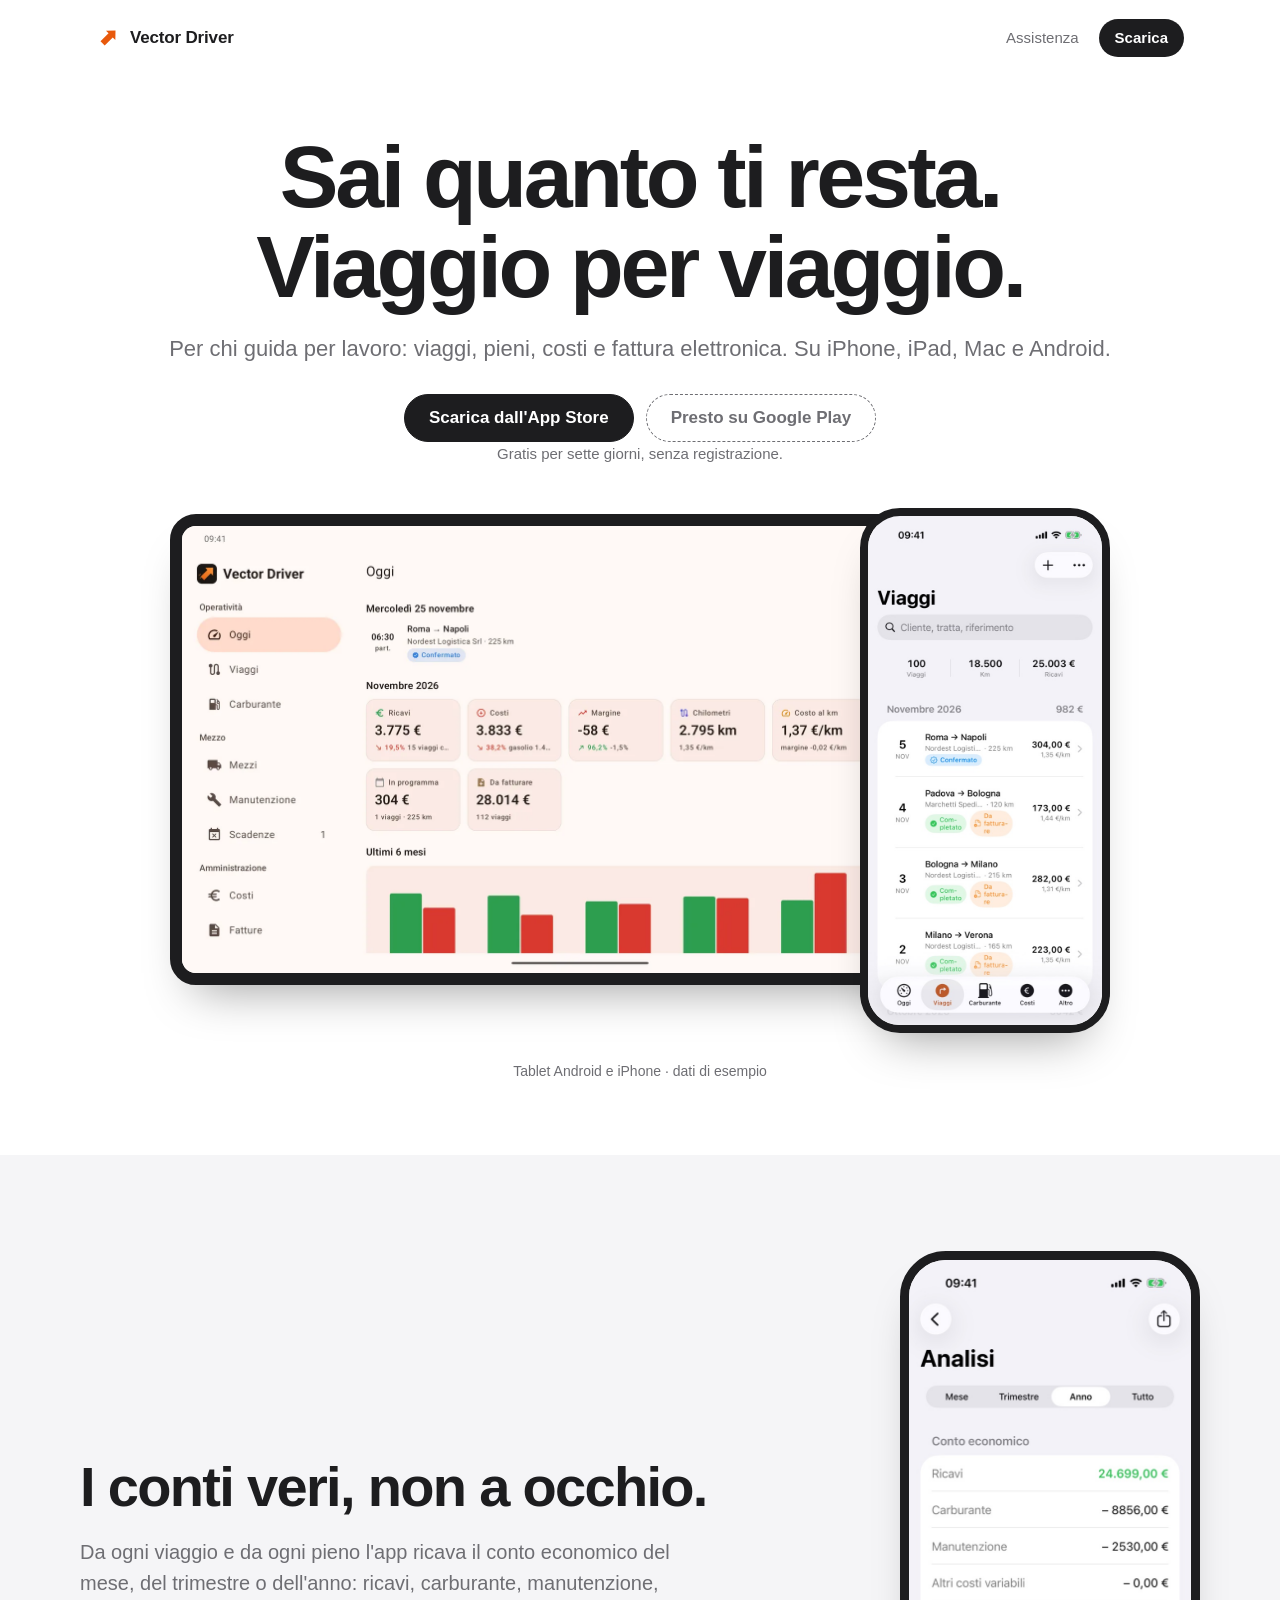
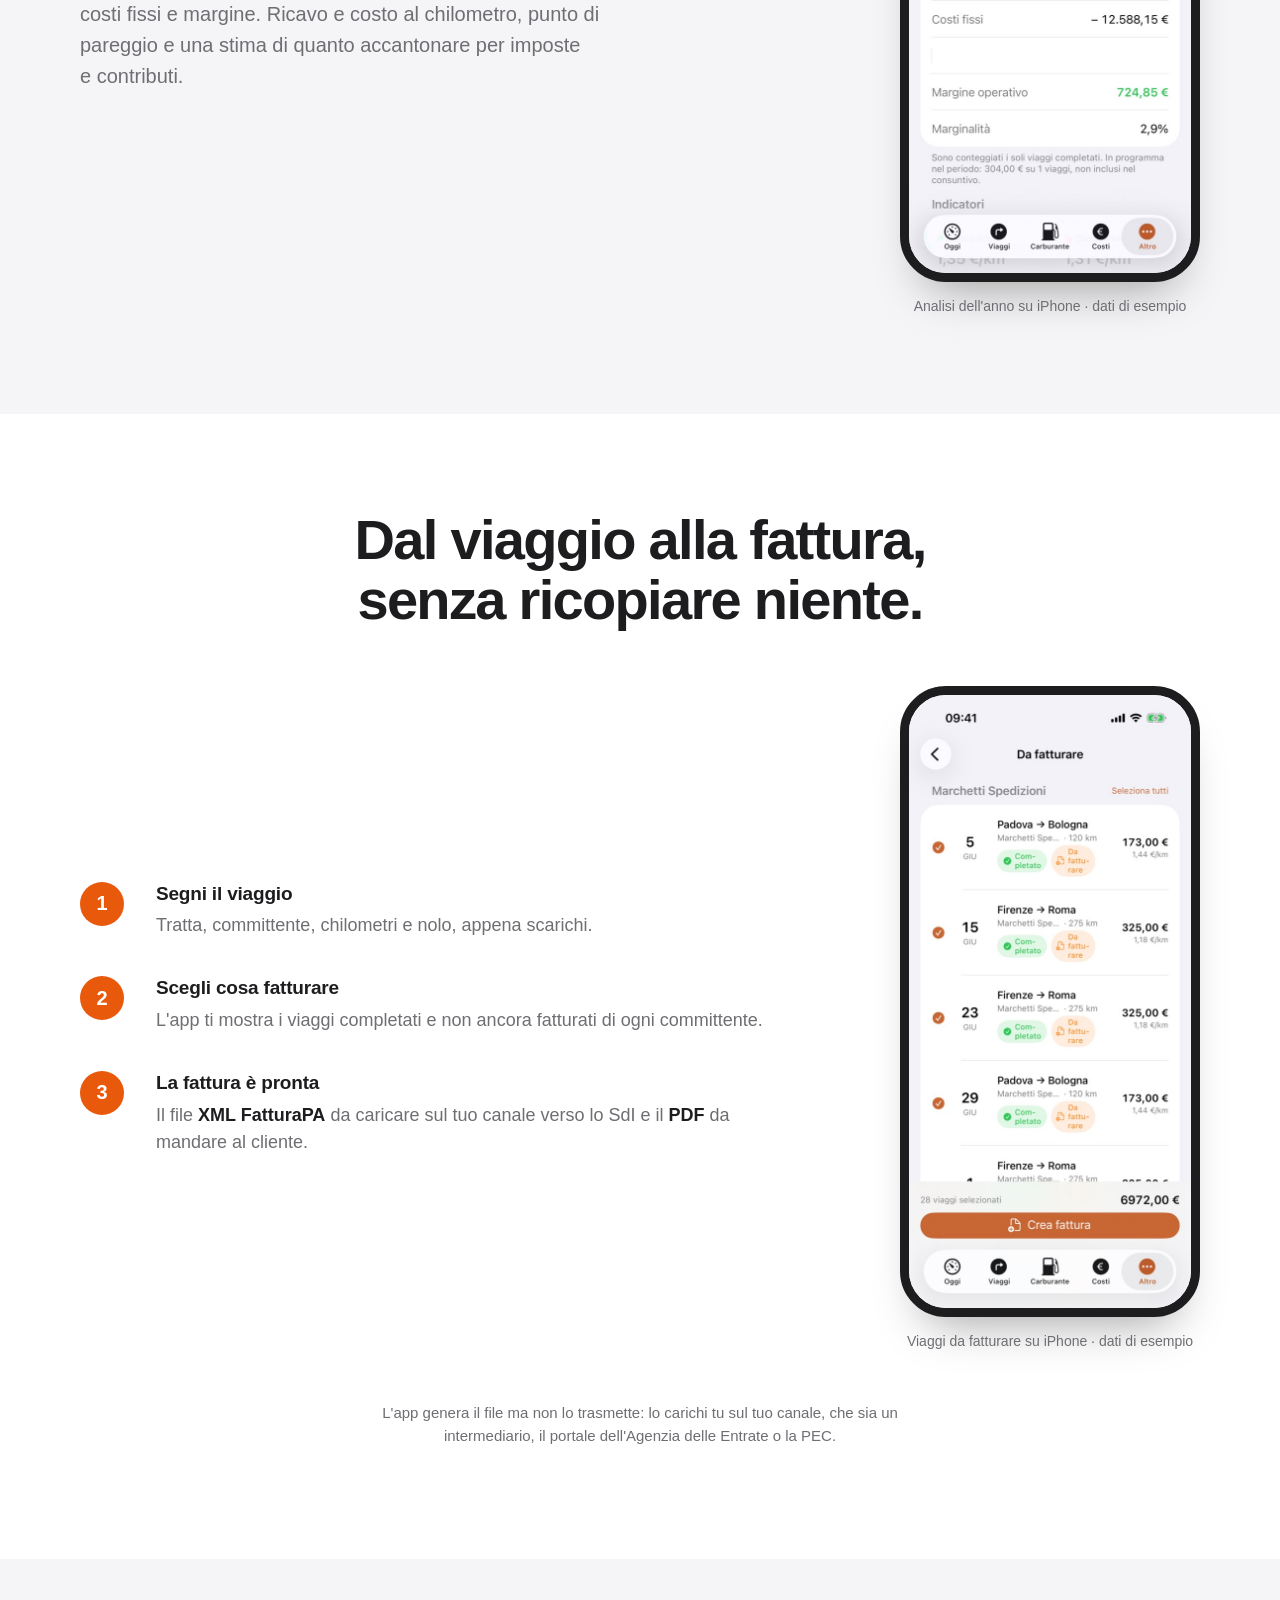
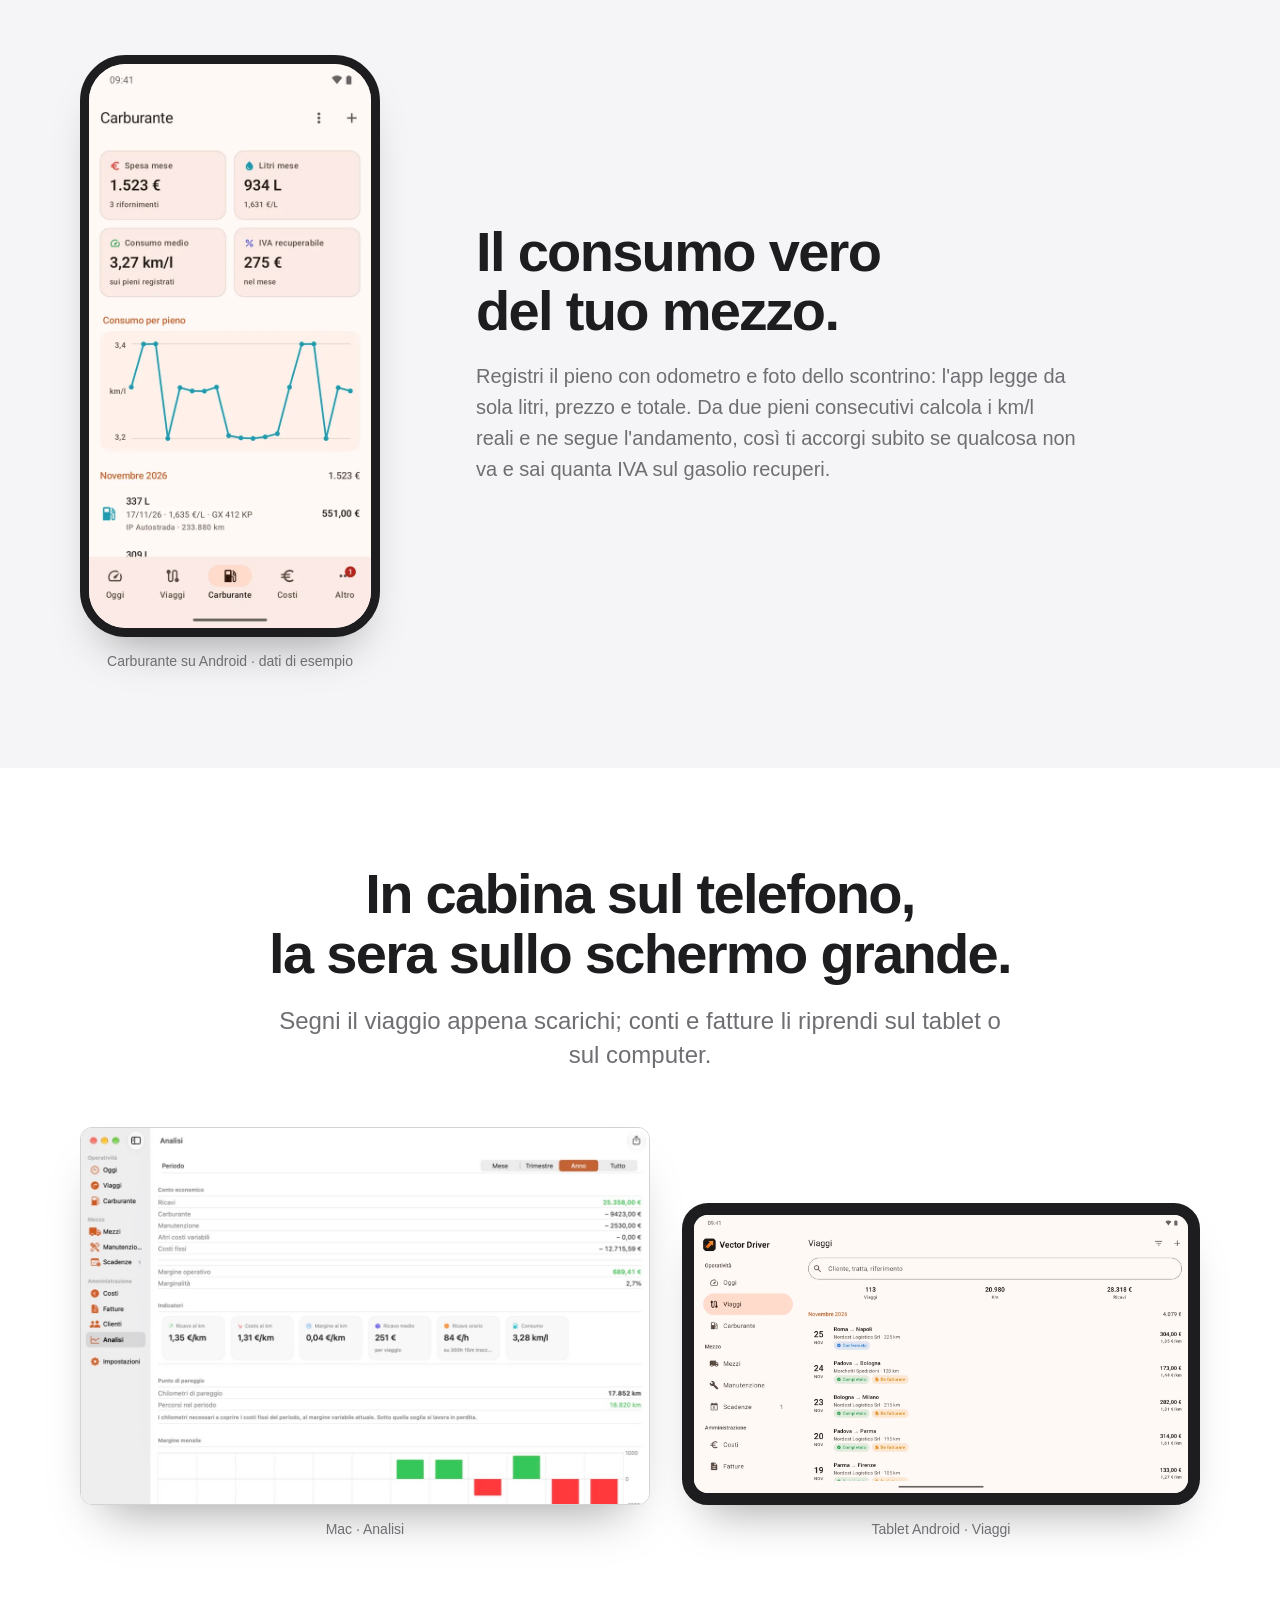
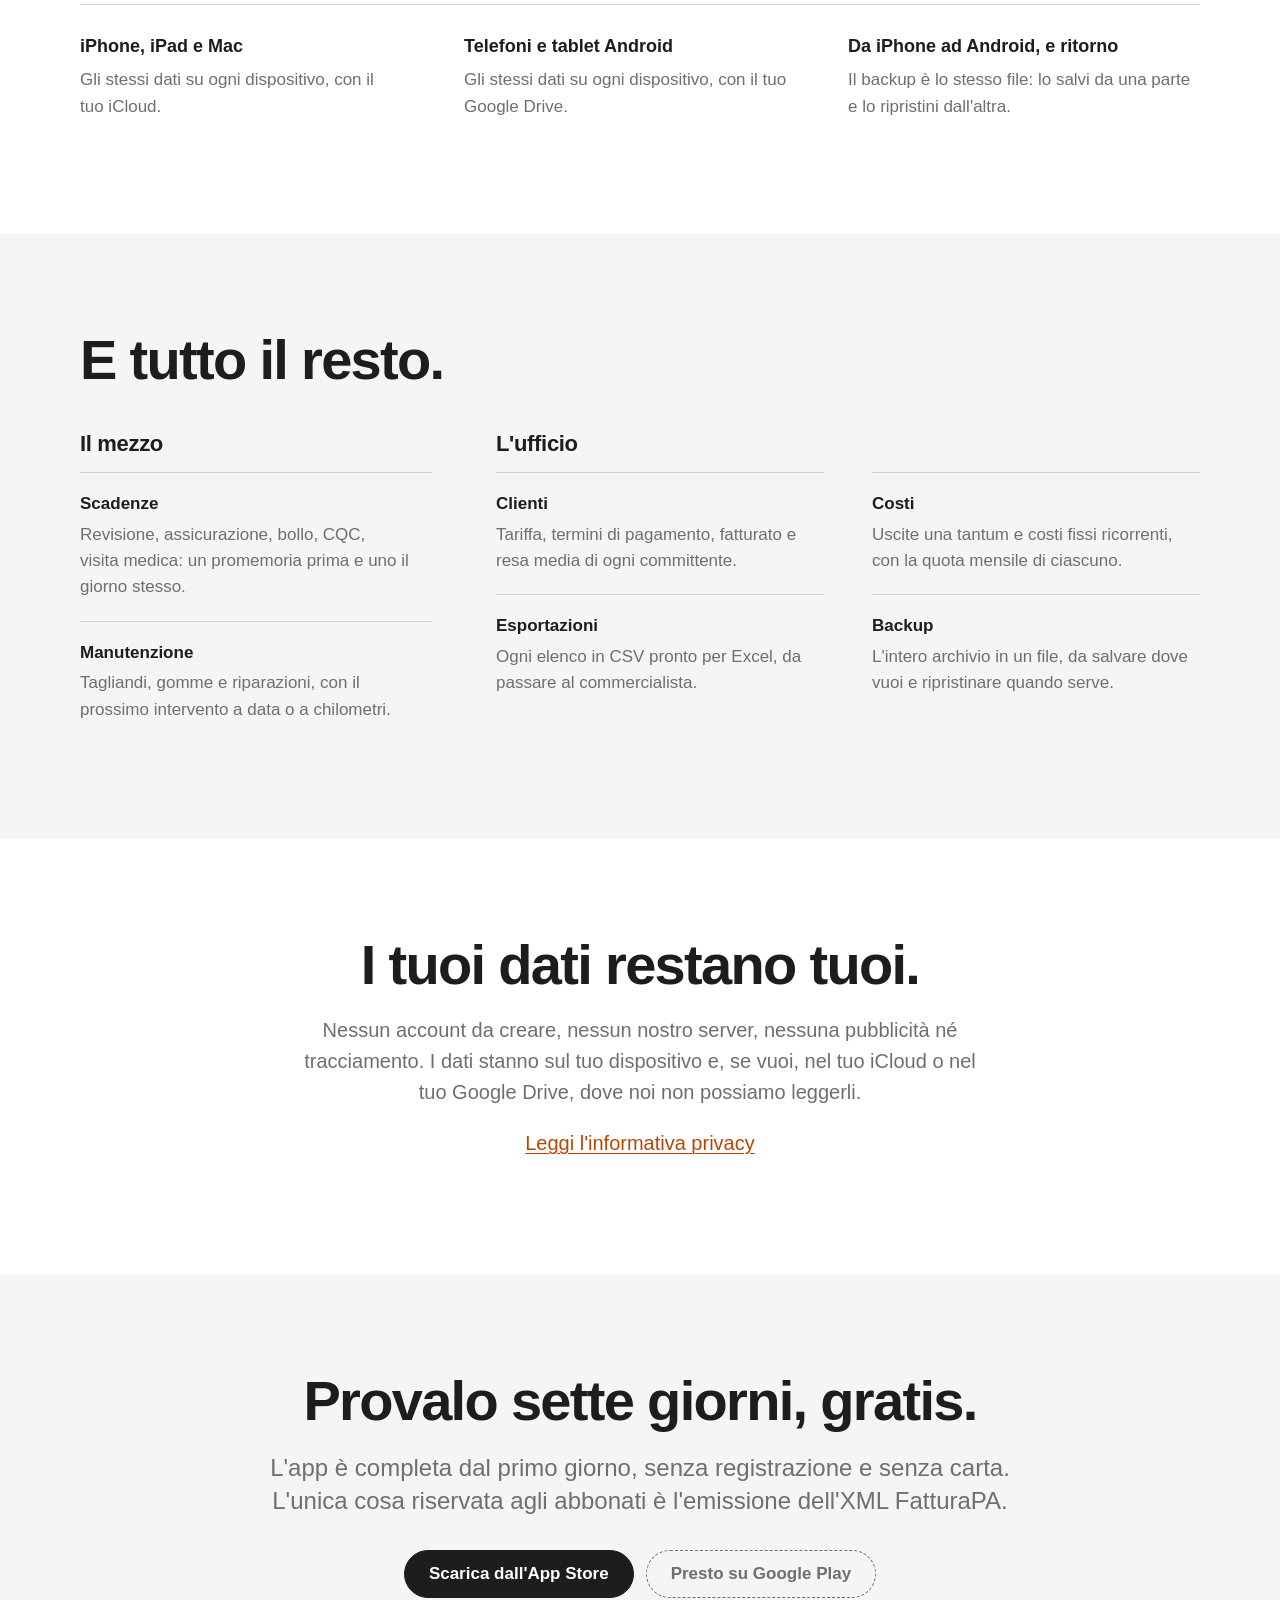
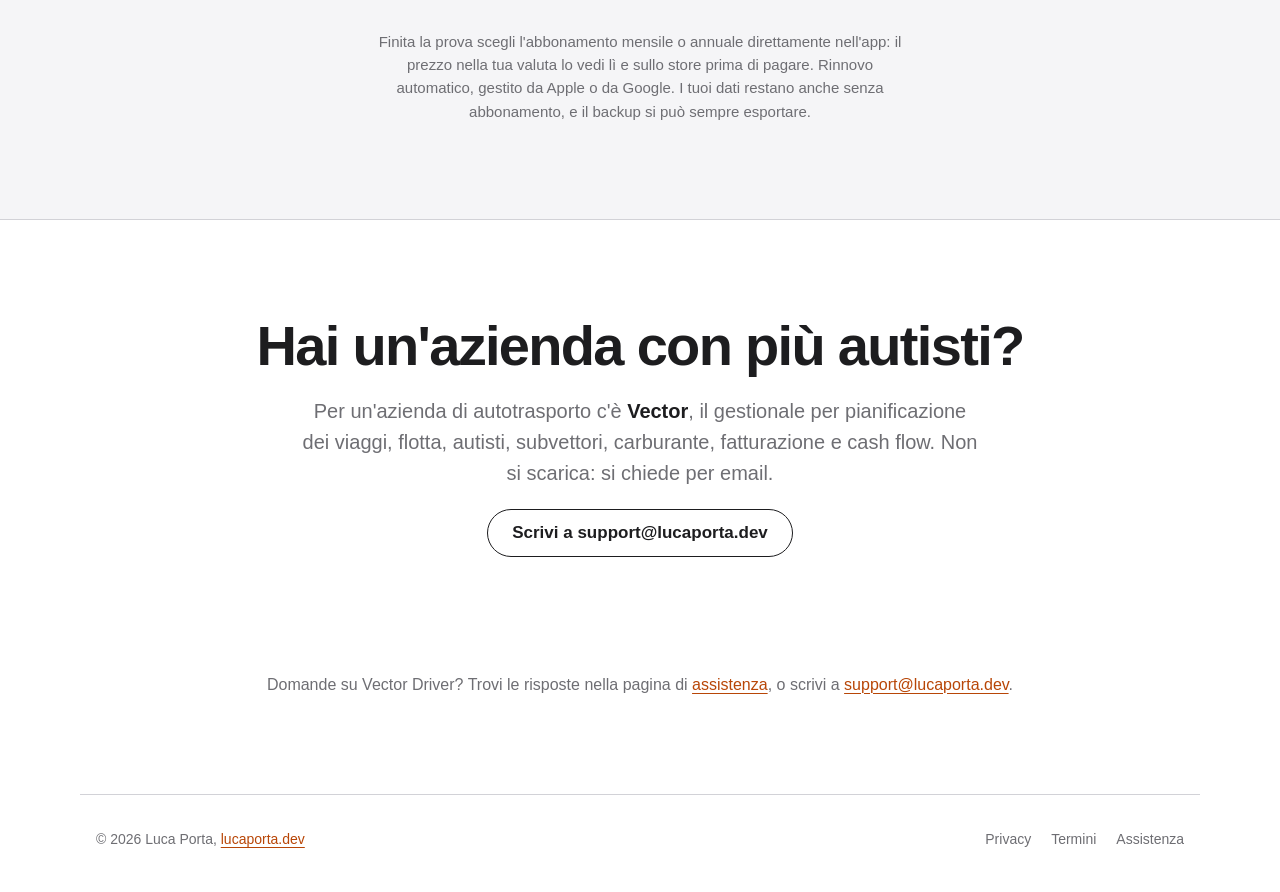
<file: index.html>
<!doctype html>
<html lang="it">
<head>
<meta charset="utf-8">
<meta name="viewport" content="width=device-width, initial-scale=1">
<title>Vector Driver</title>
<meta name="description" content="Il gestionale per chi guida per lavoro: viaggi, carburante, costi e fattura elettronica su iPhone, iPad, Mac e Android.">
<meta name="color-scheme" content="light dark">
<meta name="apple-itunes-app" content="app-id=6828247352">
<link rel="icon" href="favicon.svg" type="image/svg+xml">
<link rel="stylesheet" href="stile.css?v=7bd7290cea">
</head>
<body>
<a class="salta" href="#contenuto">Vai al contenuto</a>
<header class="testata">
  <a class="marchio" href=""><svg viewBox="0 0 64 64" aria-hidden="true"><path d="M12.0,40.82 L33.51,19.31 L26.62,12.43 L52.0,12.0 L51.57,37.38 L44.69,30.49 L23.18,52.0 Z" fill="currentColor"/></svg><span>Vector Driver</span></a>
  <nav aria-label="Principale">
    <a href="supporto/">Assistenza</a>
    <a class="scarica" href="https://apps.apple.com/it/app/id6828247352">Scarica</a>
  </nav>
</header>
<main id="contenuto" class="home">
<section class="eroe">
  <h1>Sai quanto ti resta.<br>Viaggio per viaggio.</h1>
  <p class="sottotitolo">Per chi guida per lavoro: viaggi, pieni, costi e fattura
  elettronica. Su iPhone, iPad, Mac e Android.</p>
  <div class="store centrati"><a class="pulsante" href="https://apps.apple.com/it/app/id6828247352">Scarica dall'App Store</a><span class="pulsante in-arrivo" aria-disabled="true">Presto su Google Play</span></div>
  <p class="prova-breve">Gratis per sette giorni, senza registrazione.</p>
  <div class="vetrina">
    <img class="tablet" src="immagini/android-tablet-oggi.webp" width="1600" height="900"
         alt="Vector Driver su un tablet Android: la giornata con il viaggio Roma–Napoli e i numeri del mese">
    <img class="telefono" src="immagini/viaggi.jpg" alt="Vector Driver su iPhone: l'elenco dei viaggi con tratta, committente, chilometri, nolo e resa al chilometro" width="570" height="1240" loading="lazy">
  </div>
  <p class="didascalia">Tablet Android e iPhone · dati di esempio</p>
</section>

<section class="fascia numeri">
  <div class="colonna-testo">
    <h2>I conti veri, non a occhio.</h2>
    <p>Da ogni viaggio e da ogni pieno l'app ricava il conto economico del mese,
    del trimestre o dell'anno: ricavi, carburante, manutenzione, costi fissi e
    margine. Ricavo e costo al chilometro, punto di pareggio e una stima di
    quanto accantonare per imposte e contributi.</p>
  </div>
  <figure>
    <img class="telefono" src="immagini/analisi.jpg" alt="Il conto economico annuale su iPhone, con ricavi, costi e margine operativo" width="570" height="1240" loading="lazy">
    <figcaption>Analisi dell'anno su iPhone · dati di esempio</figcaption>
  </figure>
</section>

<section class="fattura">
  <h2>Dal viaggio alla fattura,<br>senza ricopiare niente.</h2>
  <div class="fattura-corpo">
    <ol class="passi">
      <li><h3>Segni il viaggio</h3><p>Tratta, committente, chilometri e nolo,
      appena scarichi.</p></li>
      <li><h3>Scegli cosa fatturare</h3><p>L'app ti mostra i viaggi completati
      e non ancora fatturati di ogni committente.</p></li>
      <li><h3>La fattura è pronta</h3><p>Il file <strong>XML FatturaPA</strong>
      da caricare sul tuo canale verso lo SdI e il <strong>PDF</strong> da
      mandare al cliente.</p></li>
    </ol>
    <figure>
      <img class="telefono" src="immagini/fattura-nuova.jpg" alt="La selezione dei viaggi da fatturare su iPhone, con il totale e il pulsante Crea fattura" width="570" height="1240" loading="lazy">
      <figcaption>Viaggi da fatturare su iPhone · dati di esempio</figcaption>
    </figure>
  </div>
  <p class="nota">L'app genera il file ma non lo trasmette: lo carichi tu sul tuo
  canale, che sia un intermediario, il portale dell'Agenzia delle Entrate o la PEC.</p>
</section>

<section class="fascia carburante">
  <figure>
    <img class="telefono" src="immagini/android-carburante.webp" alt="Il riepilogo carburante su Android: spesa e litri del mese, consumo medio, IVA recuperabile e il grafico del consumo per pieno" width="600" height="1200" loading="lazy">
    <figcaption>Carburante su Android · dati di esempio</figcaption>
  </figure>
  <div class="colonna-testo">
    <h2>Il consumo vero del tuo mezzo.</h2>
    <p>Registri il pieno con odometro e foto dello scontrino: l'app legge da sola
    litri, prezzo e totale. Da due pieni consecutivi calcola i km/l reali e ne
    segue l'andamento, così ti accorgi subito se qualcosa non va e sai quanta IVA
    sul gasolio recuperi.</p>
  </div>
</section>

<section class="schermi">
  <h2>In cabina sul telefono,<br>la sera sullo schermo grande.</h2>
  <p class="sottotitolo">Segni il viaggio appena scarichi; conti e fatture li
  riprendi sul tablet o sul computer.</p>
  <div class="coppia">
    <figure>
      <img class="finestra" src="immagini/mac-analisi.jpg" width="1180" height="780" loading="lazy"
           alt="Vector Driver sul Mac: il conto economico annuale con ricavi, costi, margine e indicatori al chilometro">
      <figcaption>Mac · Analisi</figcaption>
    </figure>
    <figure>
      <img class="tablet" src="immagini/android-tablet-viaggi.webp" width="1600" height="900" loading="lazy"
           alt="Vector Driver su un tablet Android: la barra laterale con le sezioni e l'elenco dei viaggi del mese">
      <figcaption>Tablet Android · Viaggi</figcaption>
    </figure>
  </div>
  <dl class="sincronia">
    <div><dt>iPhone, iPad e Mac</dt><dd>Gli stessi dati su ogni dispositivo, con il tuo iCloud.</dd></div>
    <div><dt>Telefoni e tablet Android</dt><dd>Gli stessi dati su ogni dispositivo, con il tuo Google Drive.</dd></div>
    <div><dt>Da iPhone ad Android, e ritorno</dt><dd>Il backup è lo stesso file: lo salvi da una parte e lo ripristini dall'altra.</dd></div>
  </dl>
</section>

<section class="fascia resto">
  <h2>E tutto il resto.</h2>
  <div class="gruppi">
    <div>
      <h3>Il mezzo</h3>
      <dl>
        <div><dt>Scadenze</dt><dd>Revisione, assicurazione, bollo, CQC, visita medica:
        un promemoria prima e uno il giorno stesso.</dd></div>
        <div><dt>Manutenzione</dt><dd>Tagliandi, gomme e riparazioni, con il prossimo
        intervento a data o a chilometri.</dd></div>
      </dl>
    </div>
    <div>
      <h3>L'ufficio</h3>
      <dl>
        <div><dt>Clienti</dt><dd>Tariffa, termini di pagamento, fatturato e resa media
        di ogni committente.</dd></div>
        <div><dt>Costi</dt><dd>Uscite una tantum e costi fissi ricorrenti, con la
        quota mensile di ciascuno.</dd></div>
        <div><dt>Esportazioni</dt><dd>Ogni elenco in CSV pronto per Excel, da passare
        al commercialista.</dd></div>
        <div><dt>Backup</dt><dd>L'intero archivio in un file, da salvare dove vuoi e
        ripristinare quando serve.</dd></div>
      </dl>
    </div>
  </div>
</section>

<section class="riservatezza">
  <h2>I tuoi dati restano tuoi.</h2>
  <p>Nessun account da creare, nessun nostro server, nessuna pubblicità né
  tracciamento. I dati stanno sul tuo dispositivo e, se vuoi, nel tuo iCloud o
  nel tuo Google Drive, dove noi non possiamo leggerli.</p>
  <p><a href="privacy/">Leggi l'informativa privacy</a></p>
</section>

<section class="fascia prova">
  <h2>Provalo sette giorni, gratis.</h2>
  <p class="sottotitolo">L'app è completa dal primo giorno, senza registrazione e
  senza carta. L'unica cosa riservata agli abbonati è l'emissione dell'XML FatturaPA.</p>
  <div class="store centrati"><a class="pulsante" href="https://apps.apple.com/it/app/id6828247352">Scarica dall'App Store</a><span class="pulsante in-arrivo" aria-disabled="true">Presto su Google Play</span></div>
  <p class="nota">Finita la prova scegli l'abbonamento mensile o annuale
  direttamente nell'app: il prezzo nella tua valuta lo vedi lì e sullo store
  prima di pagare. Rinnovo automatico, gestito da Apple o da Google. I tuoi dati
  restano anche senza abbonamento, e il backup si può sempre esportare.</p>
</section>

<section class="vector">
  <h2>Hai un'azienda con più autisti?</h2>
  <p>Per un'azienda di autotrasporto c'è <strong>Vector</strong>, il gestionale
  per pianificazione dei viaggi, flotta, autisti, subvettori, carburante,
  fatturazione e cash flow. Non si scarica: si chiede per email.</p>
  <p><a class="pulsante secondario" href="mailto:support@lucaporta.dev?subject=Vector%2C%20il%20gestionale%20per%20la%20mia%20azienda">Scrivi a support@lucaporta.dev</a></p>
</section>

<section class="contatti">
  <p>Domande su Vector Driver? Trovi le risposte nella pagina di
  <a href="supporto/">assistenza</a>, o scrivi a
  <a href="mailto:support@lucaporta.dev">support@lucaporta.dev</a>.</p>
</section>
</main>
<footer class="piede">
  <span>© 2026 Luca Porta, <a href="https://lucaporta.dev/it/" rel="author" hreflang="it">lucaporta.dev</a></span>
  <nav aria-label="Documenti"><a href="privacy/">Privacy</a><a href="termini/">Termini</a><a href="supporto/">Assistenza</a></nav>
</footer>
</body>
</html>
</file>
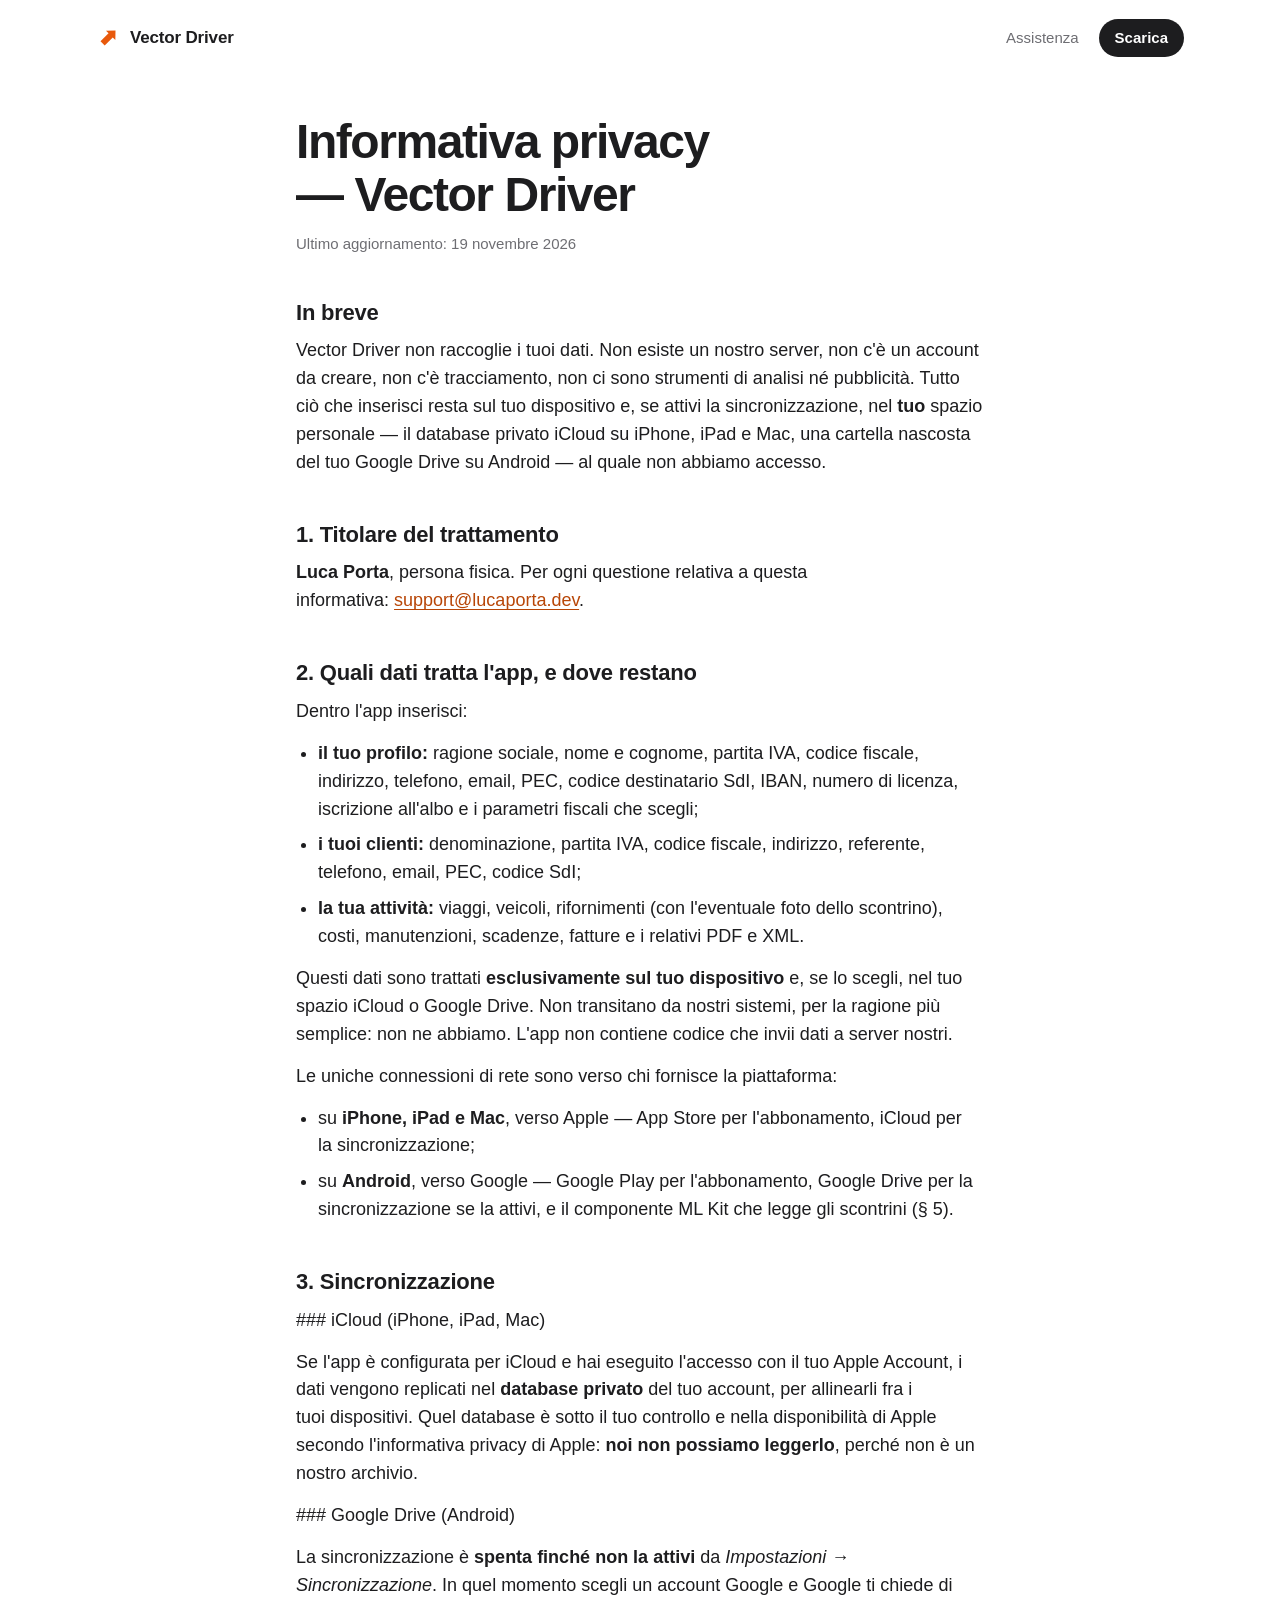
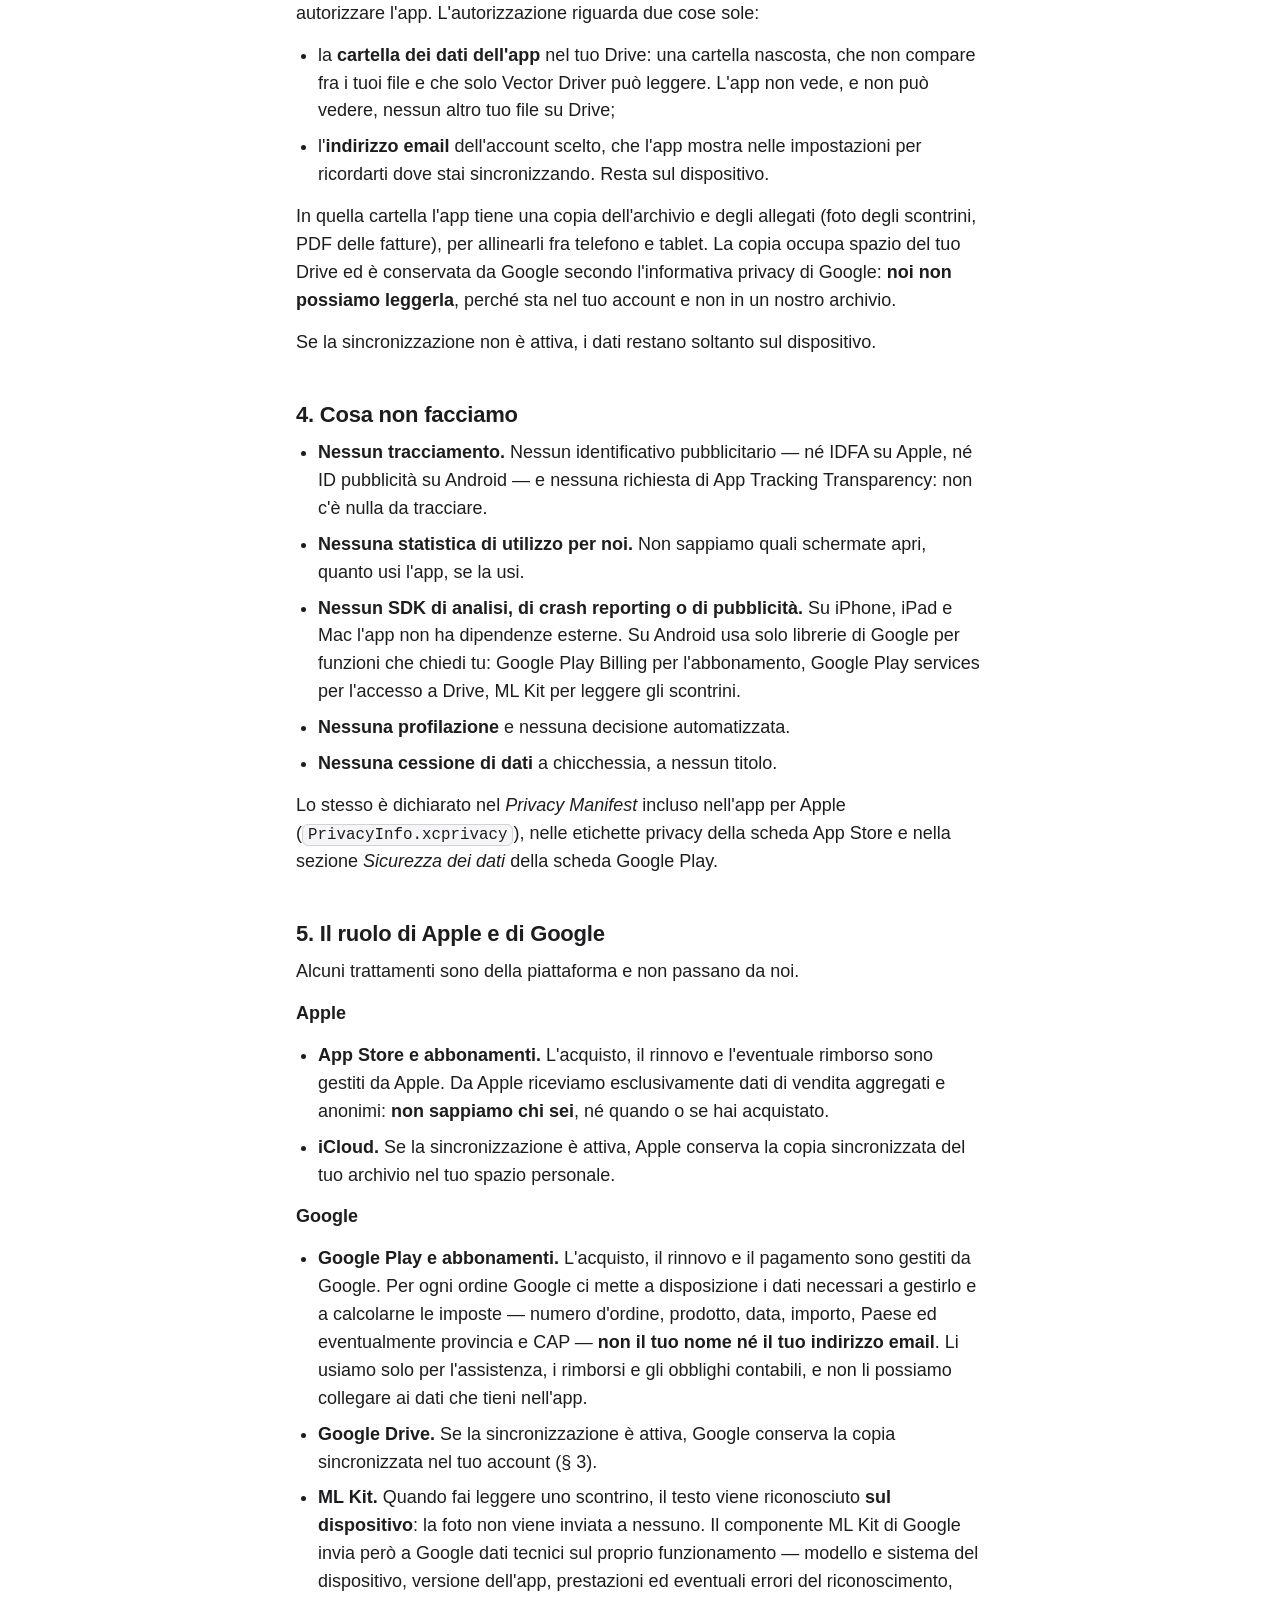
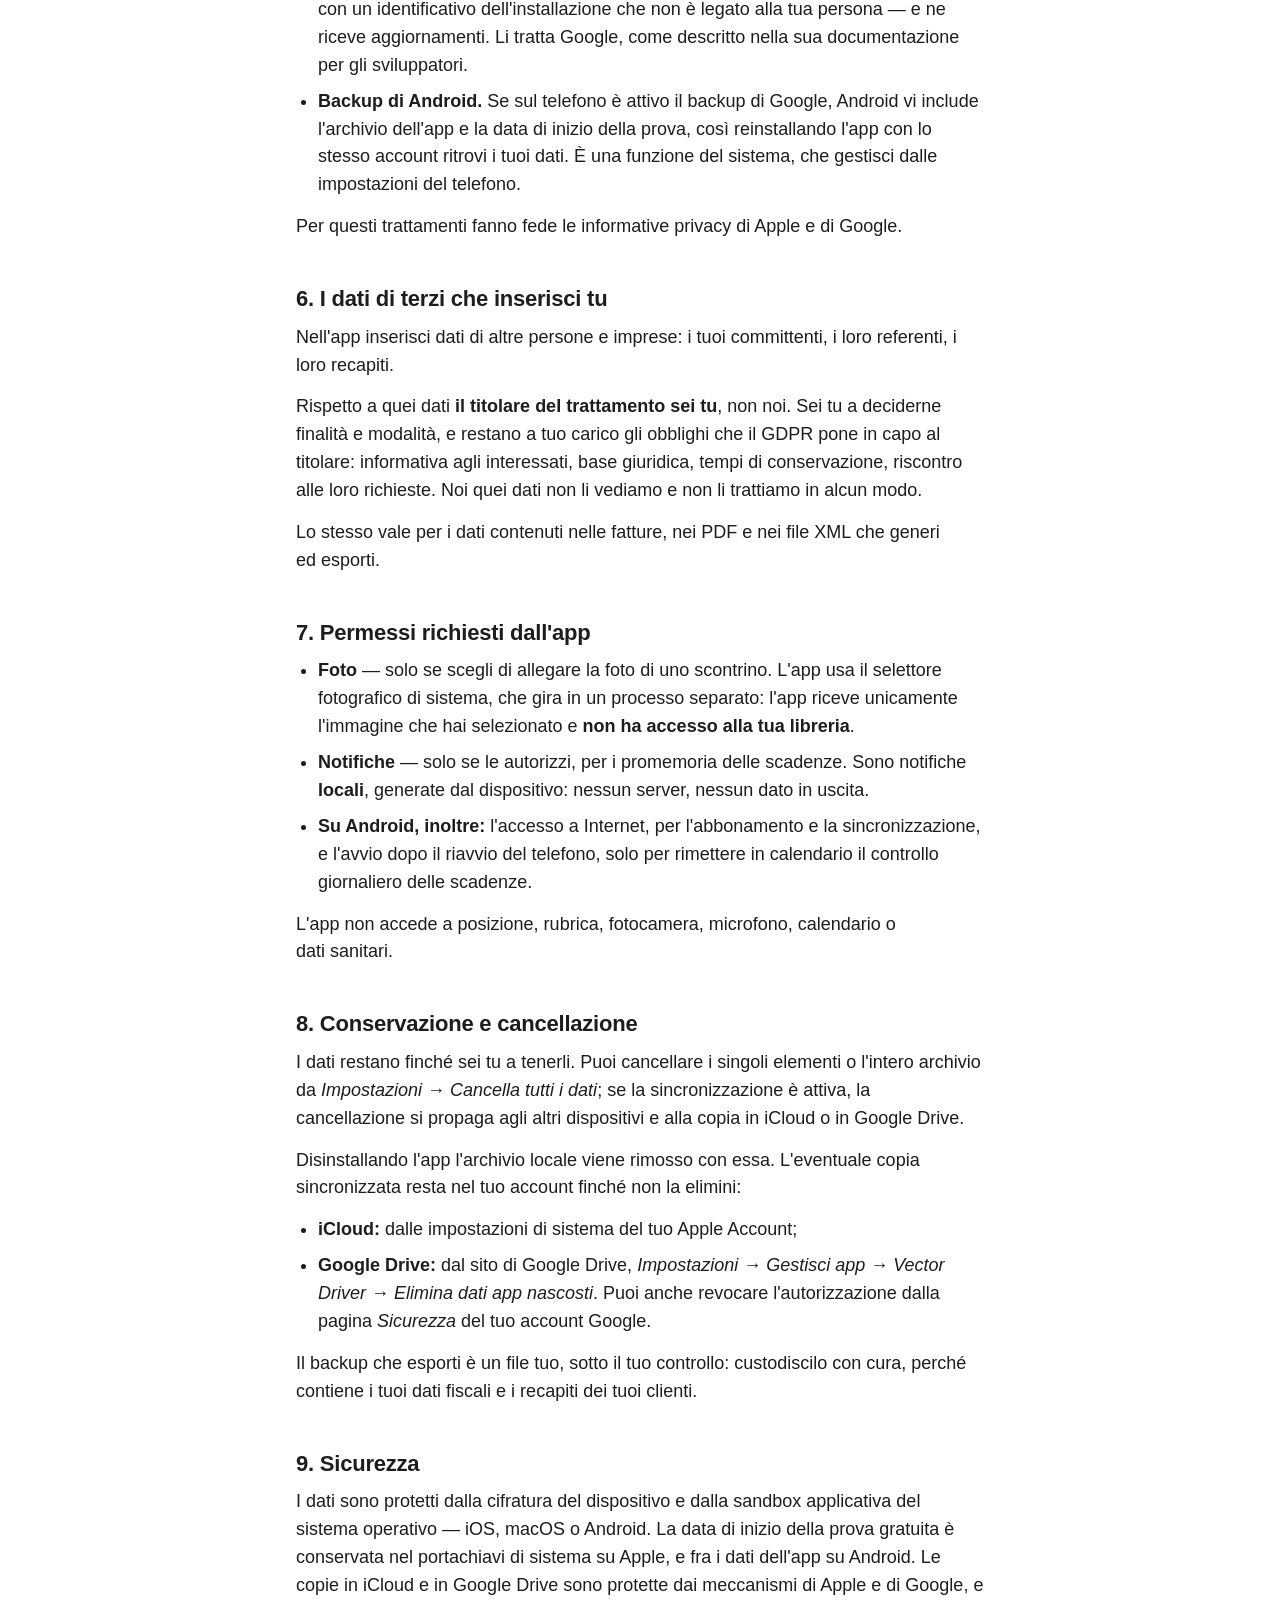
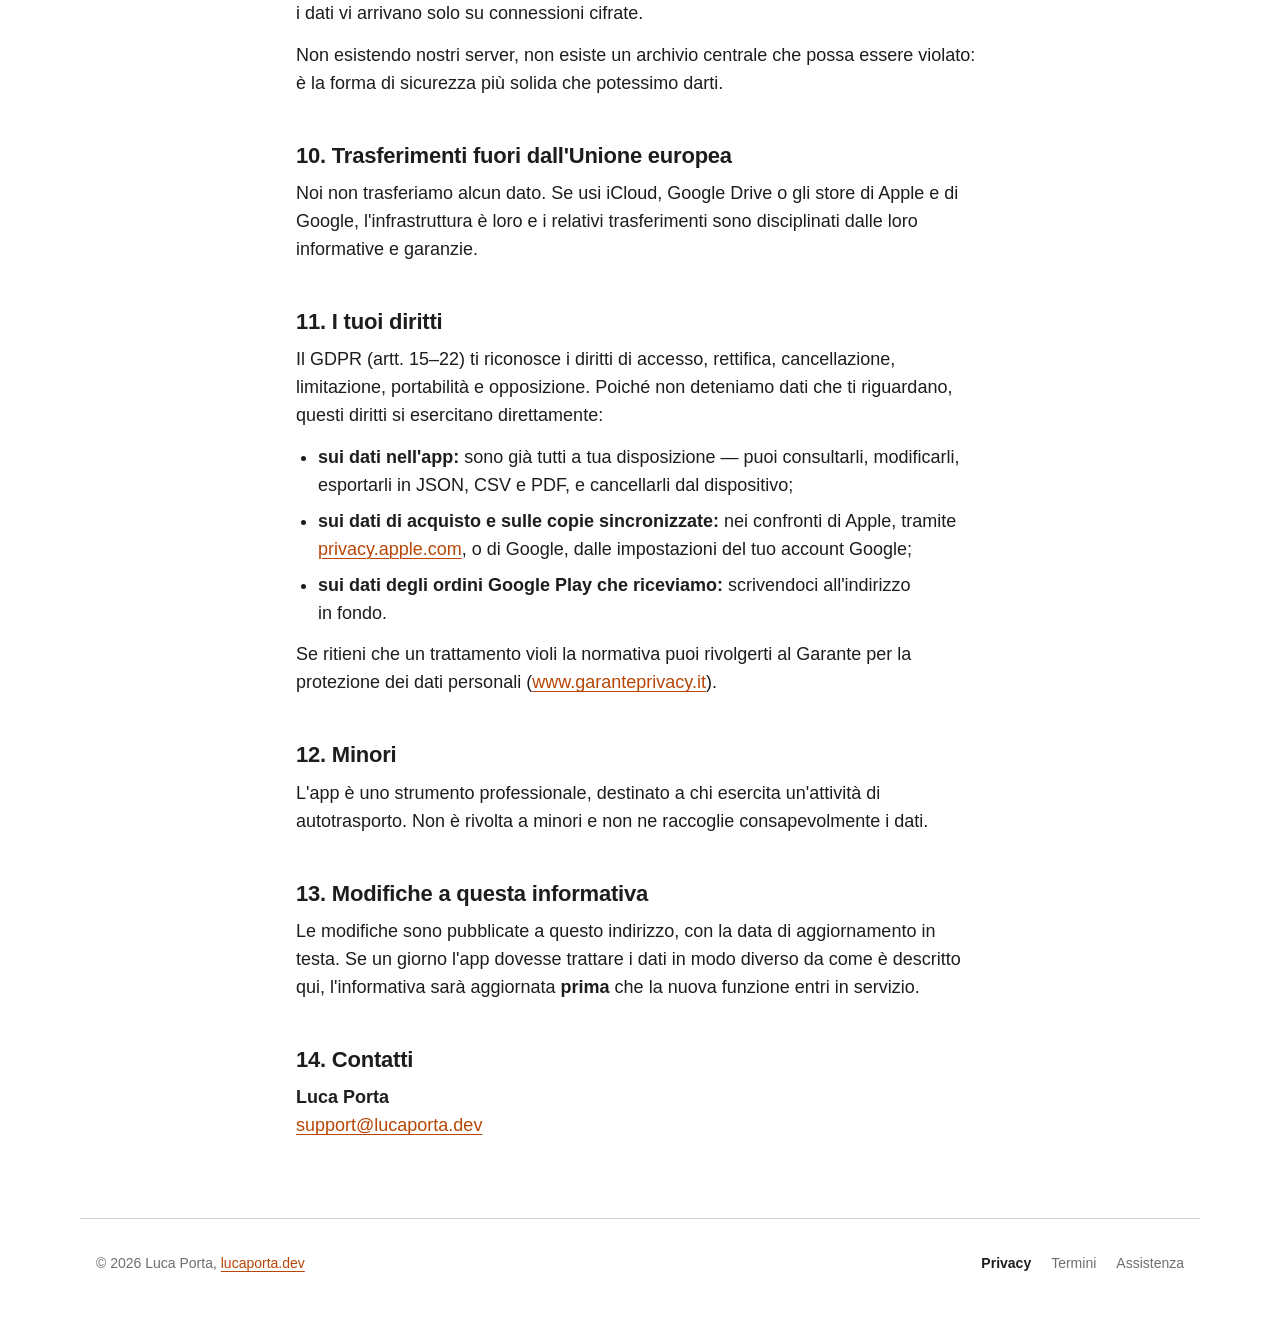
<file: privacy/index.html>
<!doctype html>
<html lang="it">
<head>
<meta charset="utf-8">
<meta name="viewport" content="width=device-width, initial-scale=1">
<title>Privacy — Vector Driver</title>
<meta name="description" content="Come Vector Driver tratta i tuoi dati: in breve, non li raccoglie.">
<meta name="color-scheme" content="light dark">
<meta name="apple-itunes-app" content="app-id=6828247352">
<link rel="icon" href="../favicon.svg" type="image/svg+xml">
<link rel="stylesheet" href="../stile.css?v=7bd7290cea">
</head>
<body>
<a class="salta" href="#contenuto">Vai al contenuto</a>
<header class="testata">
  <a class="marchio" href="../"><svg viewBox="0 0 64 64" aria-hidden="true"><path d="M12.0,40.82 L33.51,19.31 L26.62,12.43 L52.0,12.0 L51.57,37.38 L44.69,30.49 L23.18,52.0 Z" fill="currentColor"/></svg><span>Vector Driver</span></a>
  <nav aria-label="Principale">
    <a href="../supporto/">Assistenza</a>
    <a class="scarica" href="https://apps.apple.com/it/app/id6828247352">Scarica</a>
  </nav>
</header>
<main id="contenuto" class="documento">
<h1>Informativa privacy — Vector Driver</h1>
<p class="aggiornato"><strong>Ultimo aggiornamento: 19 novembre 2026</strong></p>
<h2 id="in-breve">In breve</h2>
<p>Vector Driver non raccoglie i tuoi dati. Non esiste un nostro server, non c'è un account da creare, non c'è tracciamento, non ci sono strumenti di analisi né pubblicità. Tutto ciò che inserisci resta sul tuo dispositivo e, se attivi la sincronizzazione, nel <strong>tuo</strong> spazio personale — il database privato iCloud su iPhone, iPad e Mac, una cartella nascosta del tuo Google Drive su Android — al quale non abbiamo accesso.</p>
<h2 id="1-titolare-del-trattamento">1. Titolare del trattamento</h2>
<p><strong>Luca Porta</strong>, persona fisica. Per ogni questione relativa a questa informativa: <a href="mailto:support@lucaporta.dev">support@lucaporta.dev</a>.</p>
<h2 id="2-quali-dati-tratta-l-app-e-dove-restano">2. Quali dati tratta l'app, e dove restano</h2>
<p>Dentro l'app inserisci:</p>
<ul><li><strong>il tuo profilo:</strong> ragione sociale, nome e cognome, partita IVA, codice fiscale, indirizzo, telefono, email, PEC, codice destinatario SdI, IBAN, numero di licenza, iscrizione all'albo e i parametri fiscali che scegli;</li><li><strong>i tuoi clienti:</strong> denominazione, partita IVA, codice fiscale, indirizzo, referente, telefono, email, PEC, codice SdI;</li><li><strong>la tua attività:</strong> viaggi, veicoli, rifornimenti (con l'eventuale foto dello scontrino), costi, manutenzioni, scadenze, fatture e i relativi PDF e XML.</li></ul>
<p>Questi dati sono trattati <strong>esclusivamente sul tuo dispositivo</strong> e, se lo scegli, nel tuo spazio iCloud o Google Drive. Non transitano da nostri sistemi, per la ragione più semplice: non ne abbiamo. L'app non contiene codice che invii dati a server nostri.</p>
<p>Le uniche connessioni di rete sono verso chi fornisce la piattaforma:</p>
<ul><li>su <strong>iPhone, iPad e Mac</strong>, verso Apple — App Store per l'abbonamento, iCloud per la sincronizzazione;</li><li>su <strong>Android</strong>, verso Google — Google Play per l'abbonamento, Google Drive per la sincronizzazione se la attivi, e il componente ML Kit che legge gli scontrini (§ 5).</li></ul>
<h2 id="3-sincronizzazione">3. Sincronizzazione</h2>
<p>### iCloud (iPhone, iPad, Mac)</p>
<p>Se l'app è configurata per iCloud e hai eseguito l'accesso con il tuo Apple Account, i dati vengono replicati nel <strong>database privato</strong> del tuo account, per allinearli fra i tuoi dispositivi. Quel database è sotto il tuo controllo e nella disponibilità di Apple secondo l'informativa privacy di Apple: <strong>noi non possiamo leggerlo</strong>, perché non è un nostro archivio.</p>
<p>### Google Drive (Android)</p>
<p>La sincronizzazione è <strong>spenta finché non la attivi</strong> da <em>Impostazioni → Sincronizzazione</em>. In quel momento scegli un account Google e Google ti chiede di autorizzare l'app. L'autorizzazione riguarda due cose sole:</p>
<ul><li>la <strong>cartella dei dati dell'app</strong> nel tuo Drive: una cartella nascosta, che non compare fra i tuoi file e che solo Vector Driver può leggere. L'app non vede, e non può vedere, nessun altro tuo file su Drive;</li><li>l'<strong>indirizzo email</strong> dell'account scelto, che l'app mostra nelle impostazioni per ricordarti dove stai sincronizzando. Resta sul dispositivo.</li></ul>
<p>In quella cartella l'app tiene una copia dell'archivio e degli allegati (foto degli scontrini, PDF delle fatture), per allinearli fra telefono e tablet. La copia occupa spazio del tuo Drive ed è conservata da Google secondo l'informativa privacy di Google: <strong>noi non possiamo leggerla</strong>, perché sta nel tuo account e non in un nostro archivio.</p>
<p>Se la sincronizzazione non è attiva, i dati restano soltanto sul dispositivo.</p>
<h2 id="4-cosa-non-facciamo">4. Cosa non facciamo</h2>
<ul><li><strong>Nessun tracciamento.</strong> Nessun identificativo pubblicitario — né IDFA su Apple, né ID pubblicità su Android — e nessuna richiesta di App Tracking Transparency: non c'è nulla da tracciare.</li><li><strong>Nessuna statistica di utilizzo per noi.</strong> Non sappiamo quali schermate apri, quanto usi l'app, se la usi.</li><li><strong>Nessun SDK di analisi, di crash reporting o di pubblicità.</strong> Su iPhone, iPad e Mac l'app non ha dipendenze esterne. Su Android usa solo librerie di Google per funzioni che chiedi tu: Google Play Billing per l'abbonamento, Google Play services per l'accesso a Drive, ML Kit per leggere gli scontrini.</li><li><strong>Nessuna profilazione</strong> e nessuna decisione automatizzata.</li><li><strong>Nessuna cessione di dati</strong> a chicchessia, a nessun titolo.</li></ul>
<p>Lo stesso è dichiarato nel <em>Privacy Manifest</em> incluso nell'app per Apple (<code>PrivacyInfo.xcprivacy</code>), nelle etichette privacy della scheda App Store e nella sezione <em>Sicurezza dei dati</em> della scheda Google Play.</p>
<h2 id="5-il-ruolo-di-apple-e-di-google">5. Il ruolo di Apple e di Google</h2>
<p>Alcuni trattamenti sono della piattaforma e non passano da noi.</p>
<p><strong>Apple</strong></p>
<ul><li><strong>App Store e abbonamenti.</strong> L'acquisto, il rinnovo e l'eventuale rimborso sono gestiti da Apple. Da Apple riceviamo esclusivamente dati di vendita aggregati e anonimi: <strong>non sappiamo chi sei</strong>, né quando o se hai acquistato.</li><li><strong>iCloud.</strong> Se la sincronizzazione è attiva, Apple conserva la copia sincronizzata del tuo archivio nel tuo spazio personale.</li></ul>
<p><strong>Google</strong></p>
<ul><li><strong>Google Play e abbonamenti.</strong> L'acquisto, il rinnovo e il pagamento sono gestiti da Google. Per ogni ordine Google ci mette a disposizione i dati necessari a gestirlo e a calcolarne le imposte — numero d'ordine, prodotto, data, importo, Paese ed eventualmente provincia e CAP — <strong>non il tuo nome né il tuo indirizzo email</strong>. Li usiamo solo per l'assistenza, i rimborsi e gli obblighi contabili, e non li possiamo collegare ai dati che tieni nell'app.</li><li><strong>Google Drive.</strong> Se la sincronizzazione è attiva, Google conserva la copia sincronizzata nel tuo account (§ 3).</li><li><strong>ML Kit.</strong> Quando fai leggere uno scontrino, il testo viene riconosciuto <strong>sul dispositivo</strong>: la foto non viene inviata a nessuno. Il componente ML Kit di Google invia però a Google dati tecnici sul proprio funzionamento — modello e sistema del dispositivo, versione dell'app, prestazioni ed eventuali errori del riconoscimento, con un identificativo dell'installazione che non è legato alla tua persona — e ne riceve aggiornamenti. Li tratta Google, come descritto nella sua documentazione per gli sviluppatori.</li><li><strong>Backup di Android.</strong> Se sul telefono è attivo il backup di Google, Android vi include l'archivio dell'app e la data di inizio della prova, così reinstallando l'app con lo stesso account ritrovi i tuoi dati. È una funzione del sistema, che gestisci dalle impostazioni del telefono.</li></ul>
<p>Per questi trattamenti fanno fede le informative privacy di Apple e di Google.</p>
<h2 id="6-i-dati-di-terzi-che-inserisci-tu">6. I dati di terzi che inserisci tu</h2>
<p>Nell'app inserisci dati di altre persone e imprese: i tuoi committenti, i loro referenti, i loro recapiti.</p>
<p>Rispetto a quei dati <strong>il titolare del trattamento sei tu</strong>, non noi. Sei tu a deciderne finalità e modalità, e restano a tuo carico gli obblighi che il GDPR pone in capo al titolare: informativa agli interessati, base giuridica, tempi di conservazione, riscontro alle loro richieste. Noi quei dati non li vediamo e non li trattiamo in alcun modo.</p>
<p>Lo stesso vale per i dati contenuti nelle fatture, nei PDF e nei file XML che generi ed esporti.</p>
<h2 id="7-permessi-richiesti-dall-app">7. Permessi richiesti dall'app</h2>
<ul><li><strong>Foto</strong> — solo se scegli di allegare la foto di uno scontrino. L'app usa il selettore fotografico di sistema, che gira in un processo separato: l'app riceve unicamente l'immagine che hai selezionato e <strong>non ha accesso alla tua libreria</strong>.</li><li><strong>Notifiche</strong> — solo se le autorizzi, per i promemoria delle scadenze. Sono notifiche <strong>locali</strong>, generate dal dispositivo: nessun server, nessun dato in uscita.</li><li><strong>Su Android, inoltre:</strong> l'accesso a Internet, per l'abbonamento e la sincronizzazione, e l'avvio dopo il riavvio del telefono, solo per rimettere in calendario il controllo giornaliero delle scadenze.</li></ul>
<p>L'app non accede a posizione, rubrica, fotocamera, microfono, calendario o dati sanitari.</p>
<h2 id="8-conservazione-e-cancellazione">8. Conservazione e cancellazione</h2>
<p>I dati restano finché sei tu a tenerli. Puoi cancellare i singoli elementi o l'intero archivio da <em>Impostazioni → Cancella tutti i dati</em>; se la sincronizzazione è attiva, la cancellazione si propaga agli altri dispositivi e alla copia in iCloud o in Google Drive.</p>
<p>Disinstallando l'app l'archivio locale viene rimosso con essa. L'eventuale copia sincronizzata resta nel tuo account finché non la elimini:</p>
<ul><li><strong>iCloud:</strong> dalle impostazioni di sistema del tuo Apple Account;</li><li><strong>Google Drive:</strong> dal sito di Google Drive, <em>Impostazioni → Gestisci app → Vector Driver → Elimina dati app nascosti</em>. Puoi anche revocare l'autorizzazione dalla pagina <em>Sicurezza</em> del tuo account Google.</li></ul>
<p>Il backup che esporti è un file tuo, sotto il tuo controllo: custodiscilo con cura, perché contiene i tuoi dati fiscali e i recapiti dei tuoi clienti.</p>
<h2 id="9-sicurezza">9. Sicurezza</h2>
<p>I dati sono protetti dalla cifratura del dispositivo e dalla sandbox applicativa del sistema operativo — iOS, macOS o Android. La data di inizio della prova gratuita è conservata nel portachiavi di sistema su Apple, e fra i dati dell'app su Android. Le copie in iCloud e in Google Drive sono protette dai meccanismi di Apple e di Google, e i dati vi arrivano solo su connessioni cifrate.</p>
<p>Non esistendo nostri server, non esiste un archivio centrale che possa essere violato: è la forma di sicurezza più solida che potessimo darti.</p>
<h2 id="10-trasferimenti-fuori-dall-unione-europea">10. Trasferimenti fuori dall'Unione europea</h2>
<p>Noi non trasferiamo alcun dato. Se usi iCloud, Google Drive o gli store di Apple e di Google, l'infrastruttura è loro e i relativi trasferimenti sono disciplinati dalle loro informative e garanzie.</p>
<h2 id="11-i-tuoi-diritti">11. I tuoi diritti</h2>
<p>Il GDPR (artt. 15–22) ti riconosce i diritti di accesso, rettifica, cancellazione, limitazione, portabilità e opposizione. Poiché non deteniamo dati che ti riguardano, questi diritti si esercitano direttamente:</p>
<ul><li><strong>sui dati nell'app:</strong> sono già tutti a tua disposizione — puoi consultarli, modificarli, esportarli in JSON, CSV e PDF, e cancellarli dal dispositivo;</li><li><strong>sui dati di acquisto e sulle copie sincronizzate:</strong> nei confronti di Apple, tramite <a href="https://privacy.apple.com">privacy.apple.com</a>, o di Google, dalle impostazioni del tuo account Google;</li><li><strong>sui dati degli ordini Google Play che riceviamo:</strong> scrivendoci all'indirizzo in fondo.</li></ul>
<p>Se ritieni che un trattamento violi la normativa puoi rivolgerti al Garante per la protezione dei dati personali (<a href="https://www.garanteprivacy.it">www.garanteprivacy.it</a>).</p>
<h2 id="12-minori">12. Minori</h2>
<p>L'app è uno strumento professionale, destinato a chi esercita un'attività di autotrasporto. Non è rivolta a minori e non ne raccoglie consapevolmente i dati.</p>
<h2 id="13-modifiche-a-questa-informativa">13. Modifiche a questa informativa</h2>
<p>Le modifiche sono pubblicate a questo indirizzo, con la data di aggiornamento in testa. Se un giorno l'app dovesse trattare i dati in modo diverso da come è descritto qui, l'informativa sarà aggiornata <strong>prima</strong> che la nuova funzione entri in servizio.</p>
<h2 id="14-contatti">14. Contatti</h2>
<address><strong>Luca Porta</strong><br><a href="mailto:support@lucaporta.dev">support@lucaporta.dev</a></address>
</main>
<footer class="piede">
  <span>© 2026 Luca Porta, <a href="https://lucaporta.dev/it/" rel="author" hreflang="it">lucaporta.dev</a></span>
  <nav aria-label="Documenti"><a href="../privacy/" aria-current="page">Privacy</a><a href="../termini/">Termini</a><a href="../supporto/">Assistenza</a></nav>
</footer>
</body>
</html>
</file>
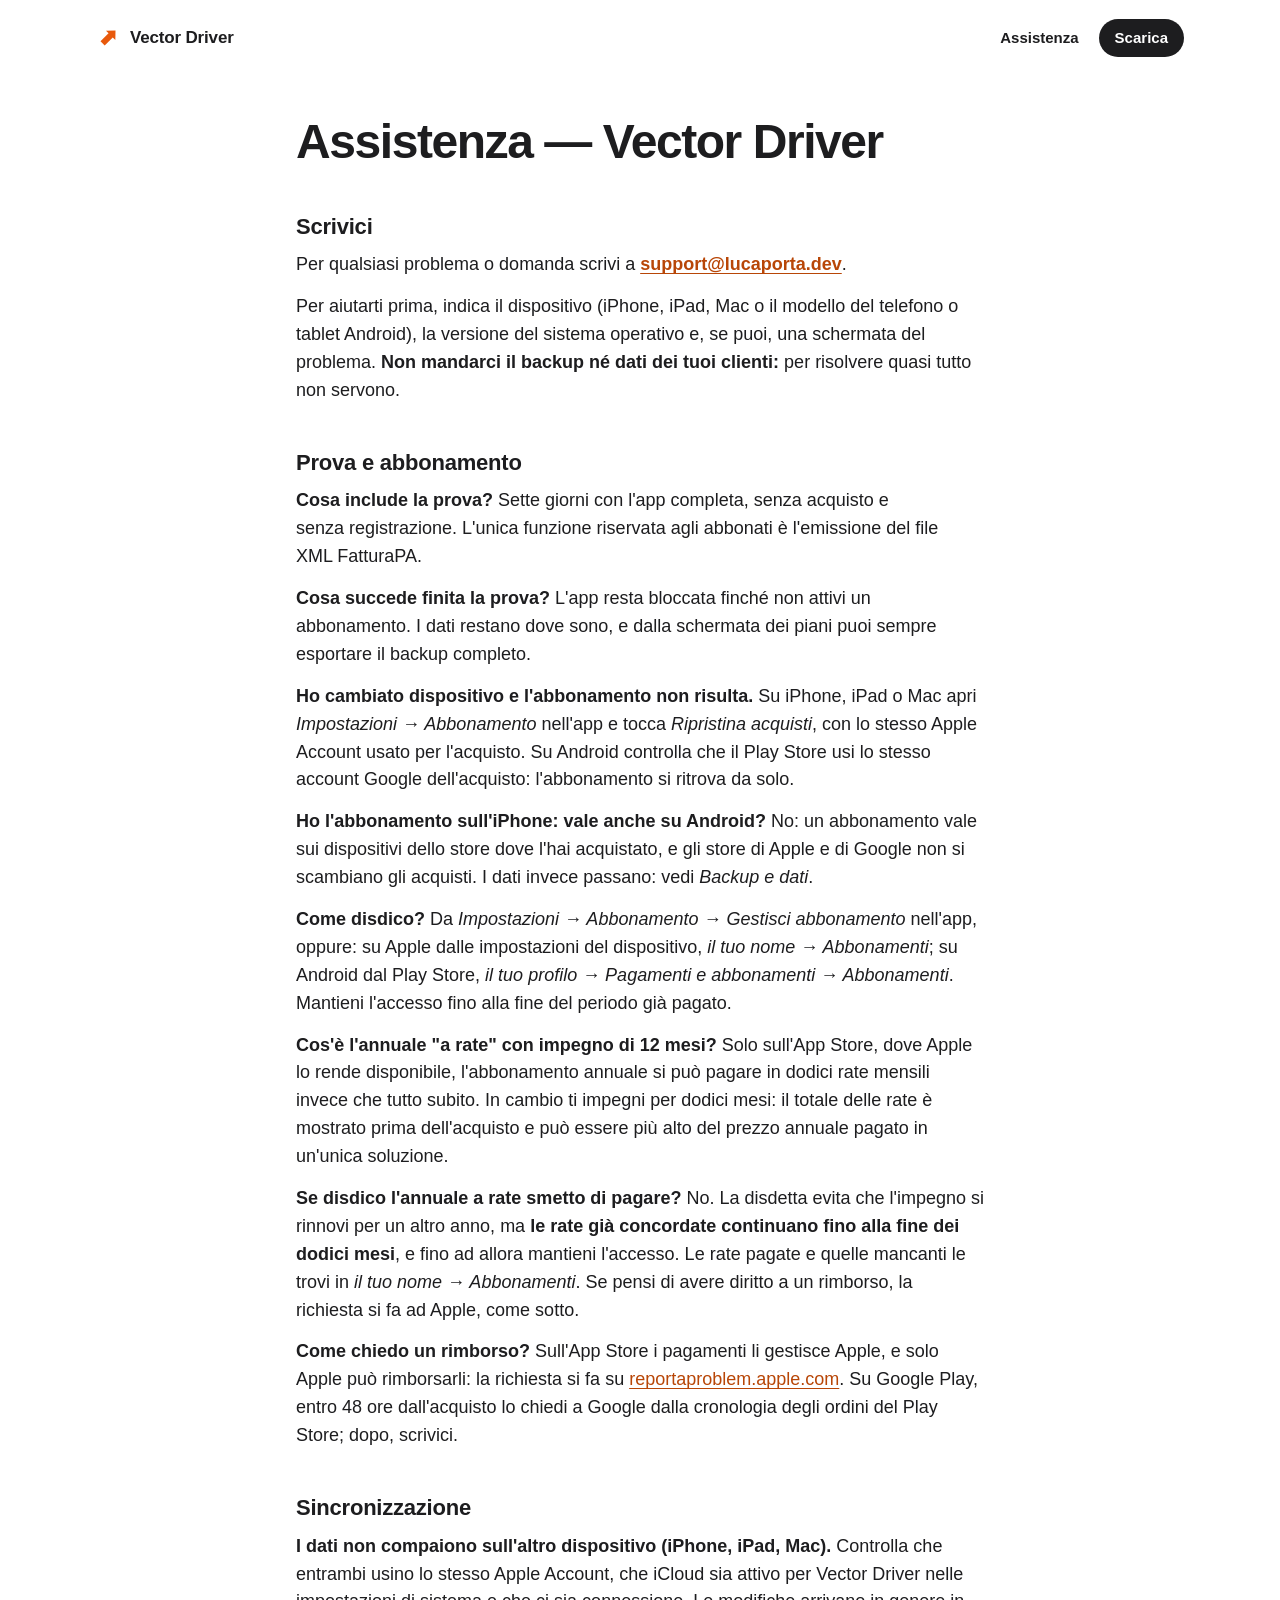
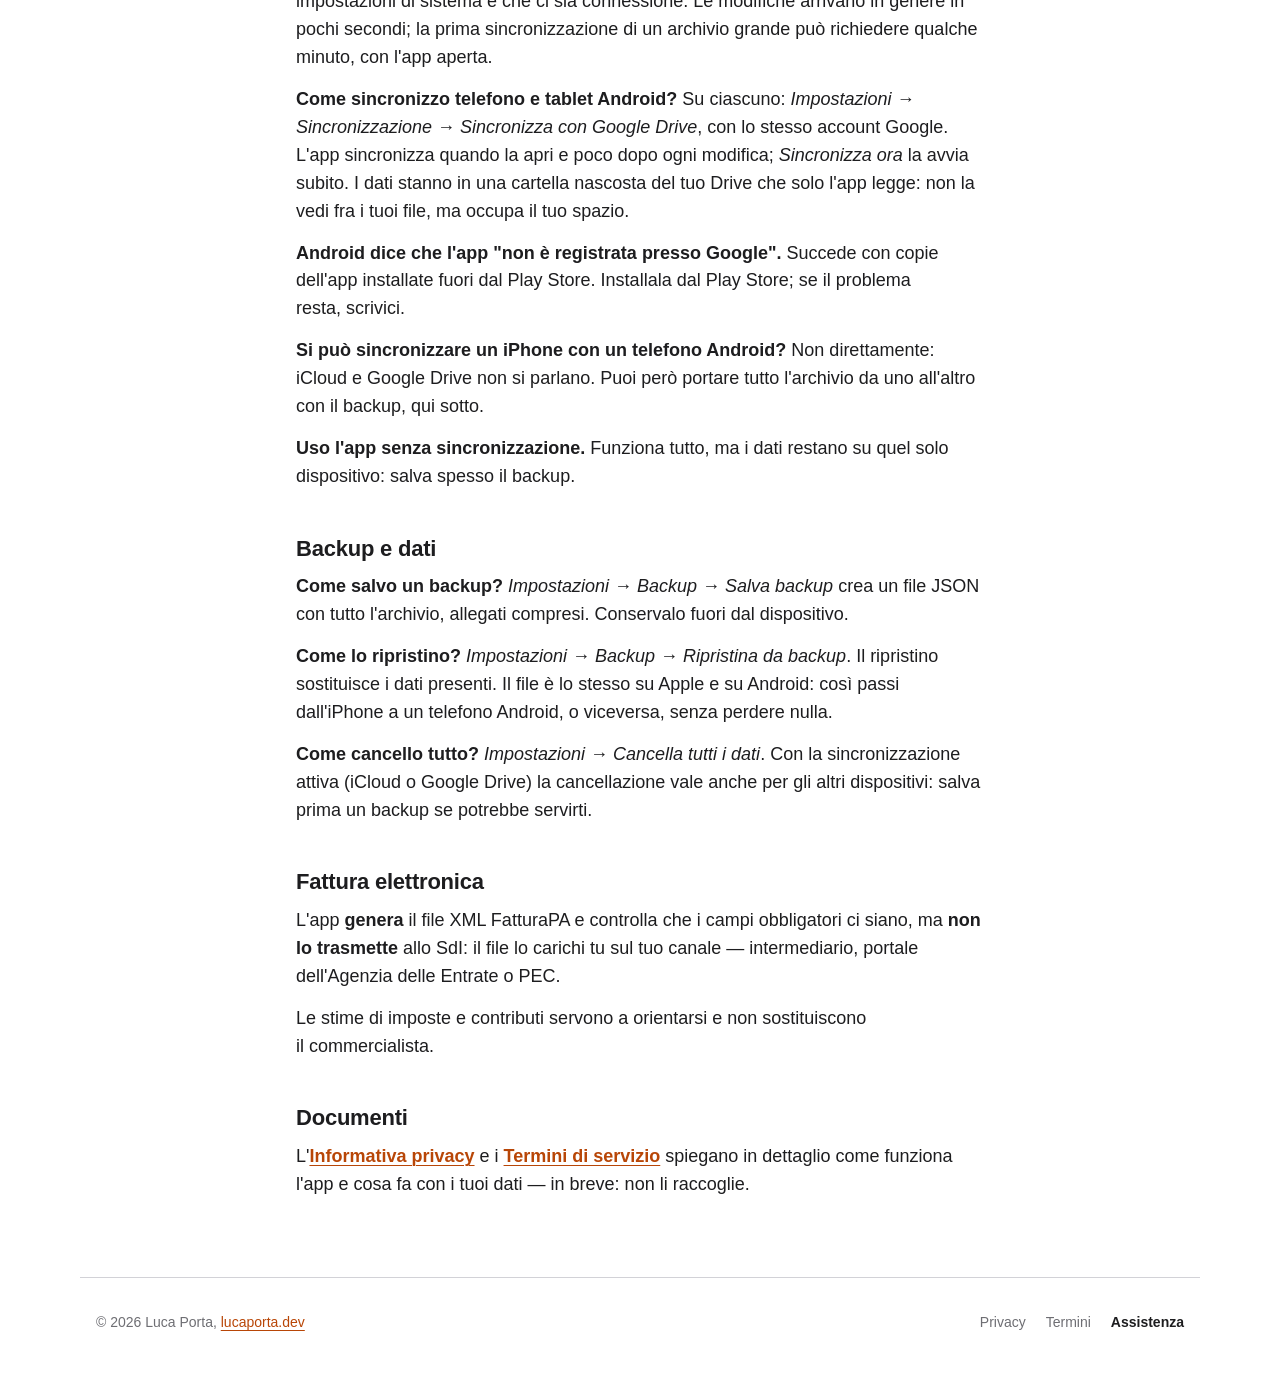
<file: supporto/index.html>
<!doctype html>
<html lang="it">
<head>
<meta charset="utf-8">
<meta name="viewport" content="width=device-width, initial-scale=1">
<title>Assistenza — Vector Driver</title>
<meta name="description" content="Assistenza per Vector Driver: abbonamento, sincronizzazione, backup.">
<meta name="color-scheme" content="light dark">
<meta name="apple-itunes-app" content="app-id=6828247352">
<link rel="icon" href="../favicon.svg" type="image/svg+xml">
<link rel="stylesheet" href="../stile.css?v=7bd7290cea">
</head>
<body>
<a class="salta" href="#contenuto">Vai al contenuto</a>
<header class="testata">
  <a class="marchio" href="../"><svg viewBox="0 0 64 64" aria-hidden="true"><path d="M12.0,40.82 L33.51,19.31 L26.62,12.43 L52.0,12.0 L51.57,37.38 L44.69,30.49 L23.18,52.0 Z" fill="currentColor"/></svg><span>Vector Driver</span></a>
  <nav aria-label="Principale">
    <a href="../supporto/" aria-current="page">Assistenza</a>
    <a class="scarica" href="https://apps.apple.com/it/app/id6828247352">Scarica</a>
  </nav>
</header>
<main id="contenuto" class="documento">
<h1>Assistenza — Vector Driver</h1>
<h2 id="scrivici">Scrivici</h2>
<p>Per qualsiasi problema o domanda scrivi a <strong><a href="mailto:support@lucaporta.dev">support@lucaporta.dev</a></strong>.</p>
<p>Per aiutarti prima, indica il dispositivo (iPhone, iPad, Mac o il modello del telefono o tablet Android), la versione del sistema operativo e, se puoi, una schermata del problema. <strong>Non mandarci il backup né dati dei tuoi clienti:</strong> per risolvere quasi tutto non servono.</p>
<h2 id="prova-e-abbonamento">Prova e abbonamento</h2>
<p><strong>Cosa include la prova?</strong> Sette giorni con l'app completa, senza acquisto e senza registrazione. L'unica funzione riservata agli abbonati è l'emissione del file XML FatturaPA.</p>
<p><strong>Cosa succede finita la prova?</strong> L'app resta bloccata finché non attivi un abbonamento. I dati restano dove sono, e dalla schermata dei piani puoi sempre esportare il backup completo.</p>
<p><strong>Ho cambiato dispositivo e l'abbonamento non risulta.</strong> Su iPhone, iPad o Mac apri <em>Impostazioni → Abbonamento</em> nell'app e tocca <em>Ripristina acquisti</em>, con lo stesso Apple Account usato per l'acquisto. Su Android controlla che il Play Store usi lo stesso account Google dell'acquisto: l'abbonamento si ritrova da solo.</p>
<p><strong>Ho l'abbonamento sull'iPhone: vale anche su Android?</strong> No: un abbonamento vale sui dispositivi dello store dove l'hai acquistato, e gli store di Apple e di Google non si scambiano gli acquisti. I dati invece passano: vedi <em>Backup e dati</em>.</p>
<p><strong>Come disdico?</strong> Da <em>Impostazioni → Abbonamento → Gestisci abbonamento</em> nell'app, oppure: su Apple dalle impostazioni del dispositivo, <em>il tuo nome → Abbonamenti</em>; su Android dal Play Store, <em>il tuo profilo → Pagamenti e abbonamenti → Abbonamenti</em>. Mantieni l'accesso fino alla fine del periodo già pagato.</p>
<p><strong>Cos'è l'annuale "a rate" con impegno di 12 mesi?</strong> Solo sull'App Store, dove Apple lo rende disponibile, l'abbonamento annuale si può pagare in dodici rate mensili invece che tutto subito. In cambio ti impegni per dodici mesi: il totale delle rate è mostrato prima dell'acquisto e può essere più alto del prezzo annuale pagato in un'unica soluzione.</p>
<p><strong>Se disdico l'annuale a rate smetto di pagare?</strong> No. La disdetta evita che l'impegno si rinnovi per un altro anno, ma <strong>le rate già concordate continuano fino alla fine dei dodici mesi</strong>, e fino ad allora mantieni l'accesso. Le rate pagate e quelle mancanti le trovi in <em>il tuo nome → Abbonamenti</em>. Se pensi di avere diritto a un rimborso, la richiesta si fa ad Apple, come sotto.</p>
<p><strong>Come chiedo un rimborso?</strong> Sull'App Store i pagamenti li gestisce Apple, e solo Apple può rimborsarli: la richiesta si fa su <a href="https://reportaproblem.apple.com">reportaproblem.apple.com</a>. Su Google Play, entro 48 ore dall'acquisto lo chiedi a Google dalla cronologia degli ordini del Play Store; dopo, scrivici.</p>
<h2 id="sincronizzazione">Sincronizzazione</h2>
<p><strong>I dati non compaiono sull'altro dispositivo (iPhone, iPad, Mac).</strong> Controlla che entrambi usino lo stesso Apple Account, che iCloud sia attivo per Vector Driver nelle impostazioni di sistema e che ci sia connessione. Le modifiche arrivano in genere in pochi secondi; la prima sincronizzazione di un archivio grande può richiedere qualche minuto, con l'app aperta.</p>
<p><strong>Come sincronizzo telefono e tablet Android?</strong> Su ciascuno: <em>Impostazioni → Sincronizzazione → Sincronizza con Google Drive</em>, con lo stesso account Google. L'app sincronizza quando la apri e poco dopo ogni modifica; <em>Sincronizza ora</em> la avvia subito. I dati stanno in una cartella nascosta del tuo Drive che solo l'app legge: non la vedi fra i tuoi file, ma occupa il tuo spazio.</p>
<p><strong>Android dice che l'app "non è registrata presso Google".</strong> Succede con copie dell'app installate fuori dal Play Store. Installala dal Play Store; se il problema resta, scrivici.</p>
<p><strong>Si può sincronizzare un iPhone con un telefono Android?</strong> Non direttamente: iCloud e Google Drive non si parlano. Puoi però portare tutto l'archivio da uno all'altro con il backup, qui sotto.</p>
<p><strong>Uso l'app senza sincronizzazione.</strong> Funziona tutto, ma i dati restano su quel solo dispositivo: salva spesso il backup.</p>
<h2 id="backup-e-dati">Backup e dati</h2>
<p><strong>Come salvo un backup?</strong> <em>Impostazioni → Backup → Salva backup</em> crea un file JSON con tutto l'archivio, allegati compresi. Conservalo fuori dal dispositivo.</p>
<p><strong>Come lo ripristino?</strong> <em>Impostazioni → Backup → Ripristina da backup</em>. Il ripristino sostituisce i dati presenti. Il file è lo stesso su Apple e su Android: così passi dall'iPhone a un telefono Android, o viceversa, senza perdere nulla.</p>
<p><strong>Come cancello tutto?</strong> <em>Impostazioni → Cancella tutti i dati</em>. Con la sincronizzazione attiva (iCloud o Google Drive) la cancellazione vale anche per gli altri dispositivi: salva prima un backup se potrebbe servirti.</p>
<h2 id="fattura-elettronica">Fattura elettronica</h2>
<p>L'app <strong>genera</strong> il file XML FatturaPA e controlla che i campi obbligatori ci siano, ma <strong>non lo trasmette</strong> allo SdI: il file lo carichi tu sul tuo canale — intermediario, portale dell'Agenzia delle Entrate o PEC.</p>
<p>Le stime di imposte e contributi servono a orientarsi e non sostituiscono il commercialista.</p>
<h2 id="documenti">Documenti</h2>
<p>L'<a href="../privacy/"><strong>Informativa privacy</strong></a> e i <a href="../termini/"><strong>Termini di servizio</strong></a> spiegano in dettaglio come funziona l'app e cosa fa con i tuoi dati — in breve: non li raccoglie.</p>
</main>
<footer class="piede">
  <span>© 2026 Luca Porta, <a href="https://lucaporta.dev/it/" rel="author" hreflang="it">lucaporta.dev</a></span>
  <nav aria-label="Documenti"><a href="../privacy/">Privacy</a><a href="../termini/">Termini</a><a href="../supporto/" aria-current="page">Assistenza</a></nav>
</footer>
</body>
</html>
</file>
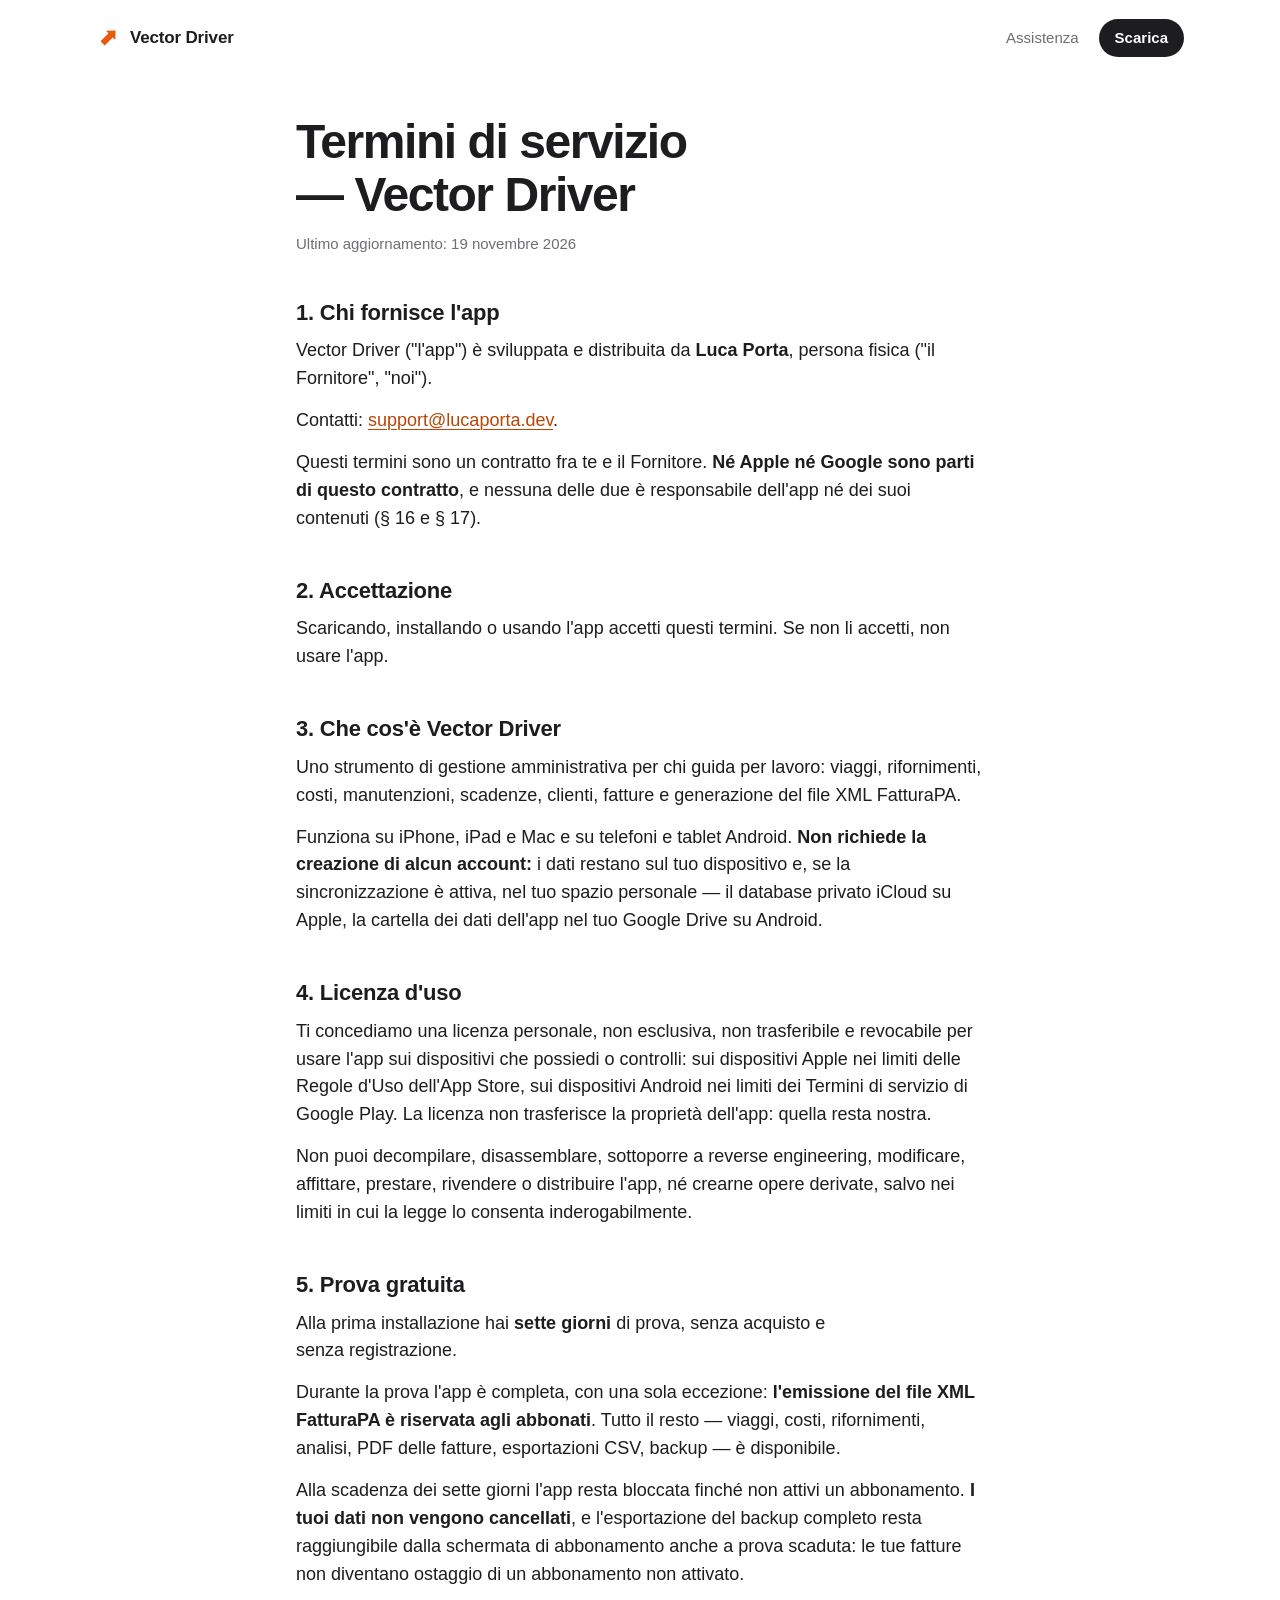
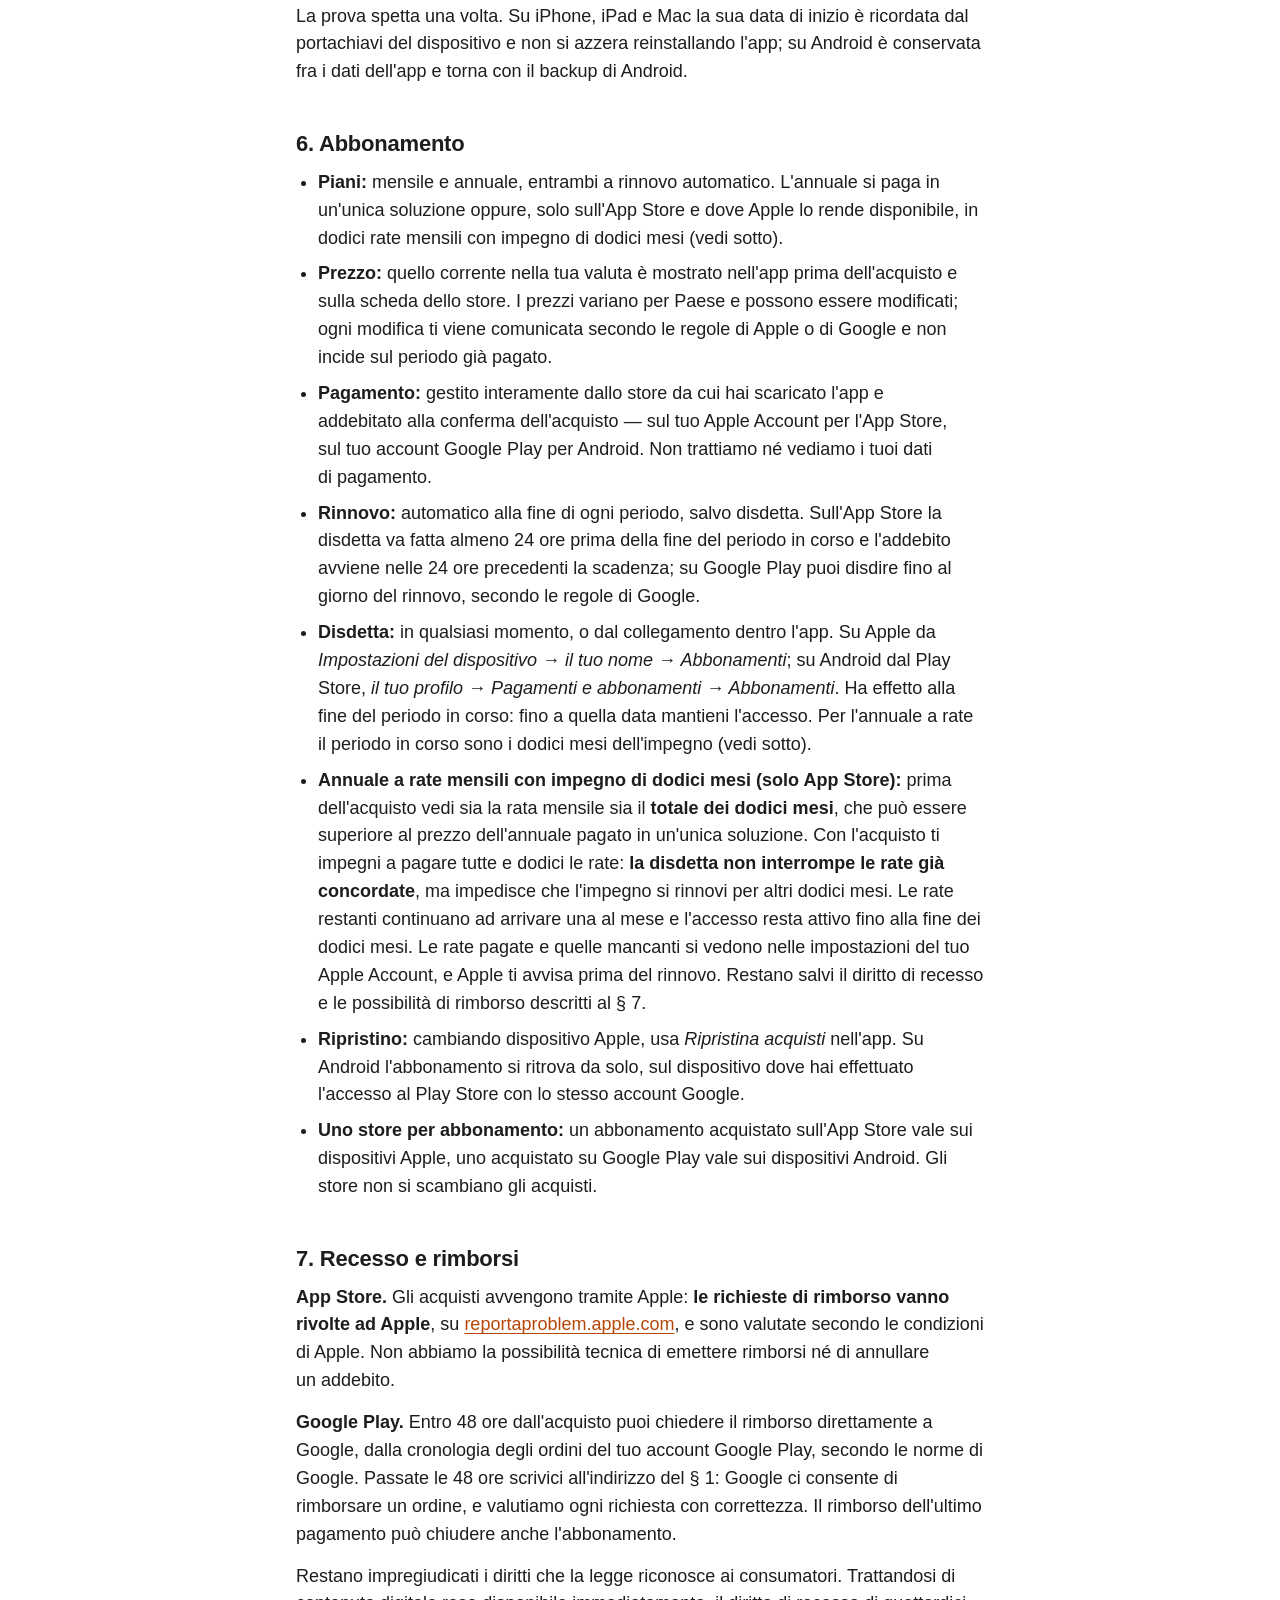
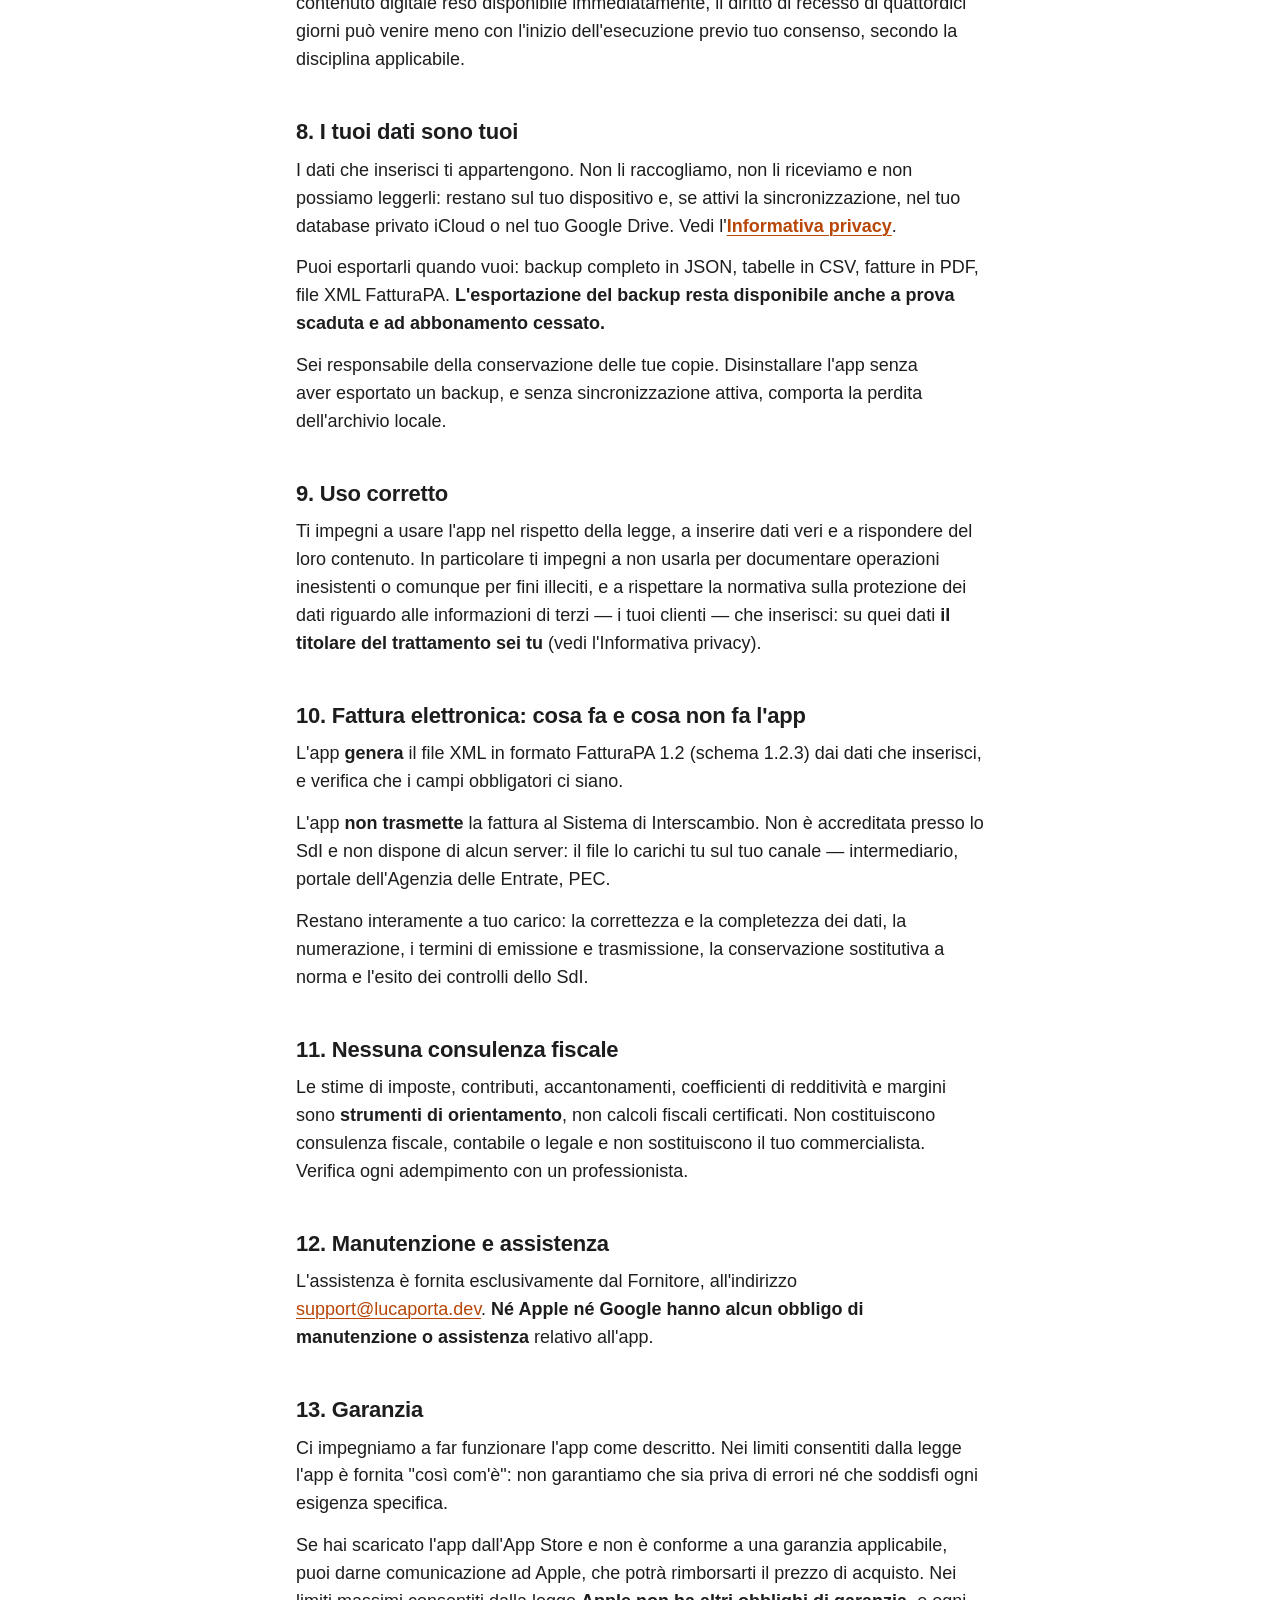
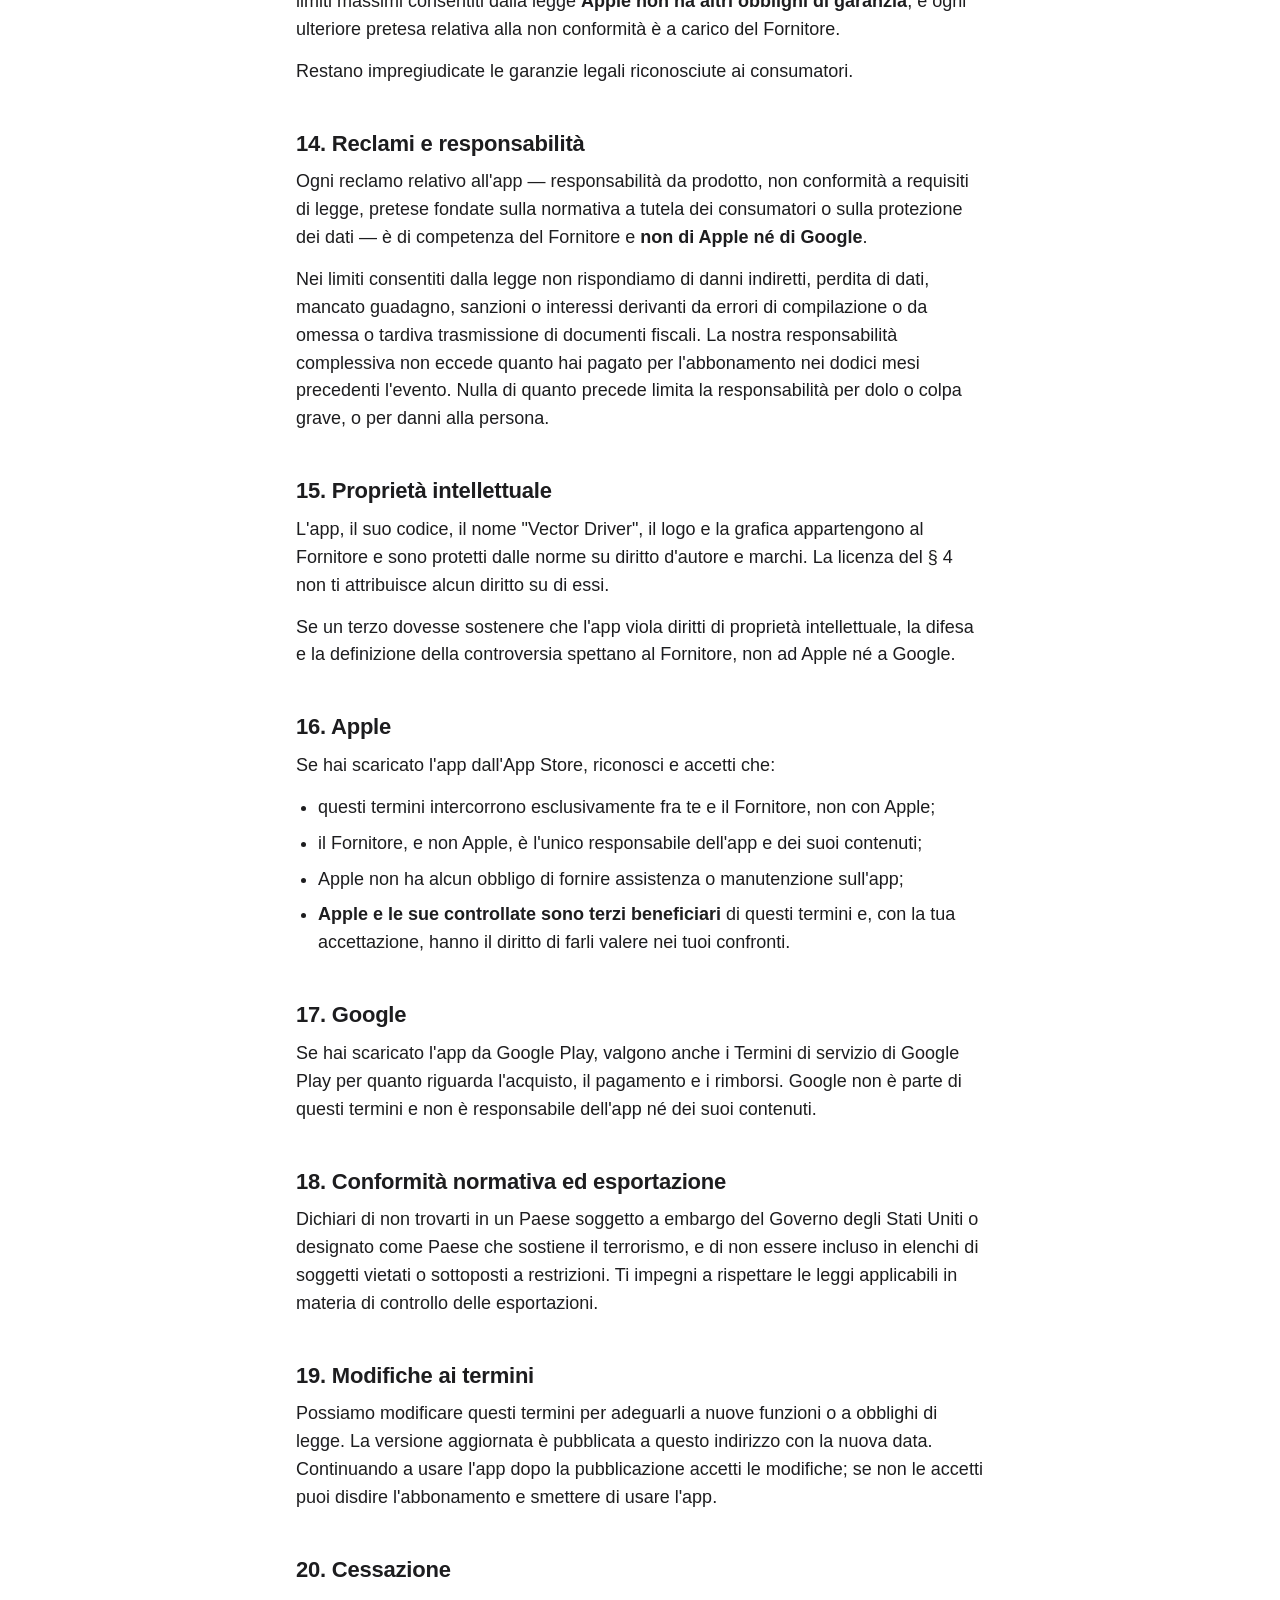
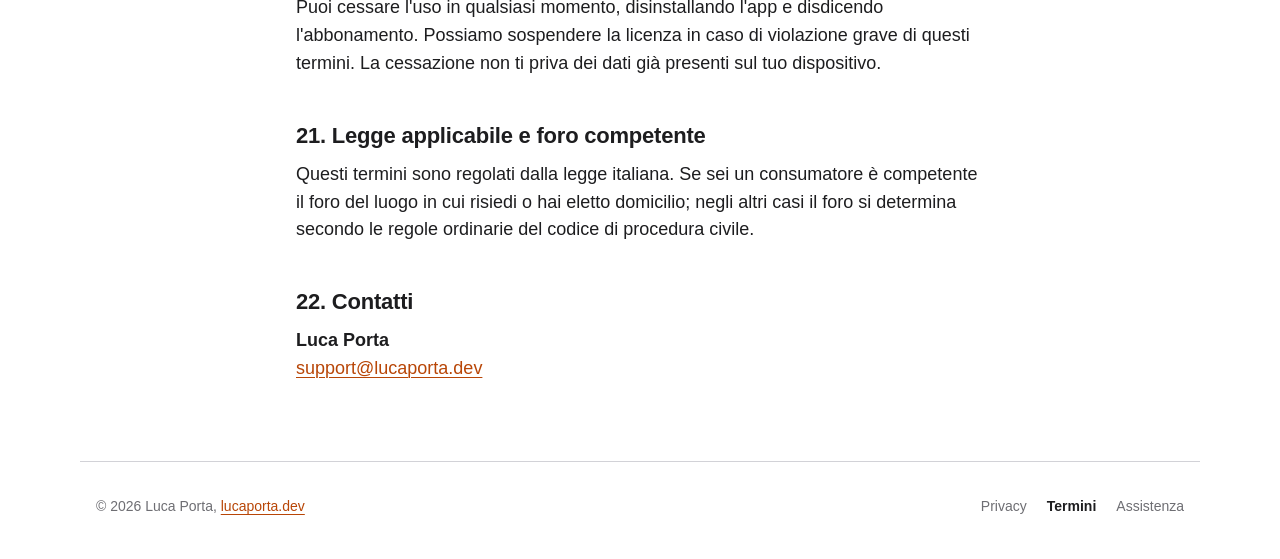
<file: termini/index.html>
<!doctype html>
<html lang="it">
<head>
<meta charset="utf-8">
<meta name="viewport" content="width=device-width, initial-scale=1">
<title>Termini — Vector Driver</title>
<meta name="description" content="Termini di servizio di Vector Driver: prova, abbonamento, licenza d&#x27;uso.">
<meta name="color-scheme" content="light dark">
<meta name="apple-itunes-app" content="app-id=6828247352">
<link rel="icon" href="../favicon.svg" type="image/svg+xml">
<link rel="stylesheet" href="../stile.css?v=7bd7290cea">
</head>
<body>
<a class="salta" href="#contenuto">Vai al contenuto</a>
<header class="testata">
  <a class="marchio" href="../"><svg viewBox="0 0 64 64" aria-hidden="true"><path d="M12.0,40.82 L33.51,19.31 L26.62,12.43 L52.0,12.0 L51.57,37.38 L44.69,30.49 L23.18,52.0 Z" fill="currentColor"/></svg><span>Vector Driver</span></a>
  <nav aria-label="Principale">
    <a href="../supporto/">Assistenza</a>
    <a class="scarica" href="https://apps.apple.com/it/app/id6828247352">Scarica</a>
  </nav>
</header>
<main id="contenuto" class="documento">
<h1>Termini di servizio — Vector Driver</h1>
<p class="aggiornato"><strong>Ultimo aggiornamento: 19 novembre 2026</strong></p>
<h2 id="1-chi-fornisce-l-app">1. Chi fornisce l'app</h2>
<p>Vector Driver ("l'app") è sviluppata e distribuita da <strong>Luca Porta</strong>, persona fisica ("il Fornitore", "noi").</p>
<p>Contatti: <a href="mailto:support@lucaporta.dev">support@lucaporta.dev</a>.</p>
<p>Questi termini sono un contratto fra te e il Fornitore. <strong>Né Apple né Google sono parti di questo contratto</strong>, e nessuna delle due è responsabile dell'app né dei suoi contenuti (§ 16 e § 17).</p>
<h2 id="2-accettazione">2. Accettazione</h2>
<p>Scaricando, installando o usando l'app accetti questi termini. Se non li accetti, non usare l'app.</p>
<h2 id="3-che-cos-e-vector-driver">3. Che cos'è Vector Driver</h2>
<p>Uno strumento di gestione amministrativa per chi guida per lavoro: viaggi, rifornimenti, costi, manutenzioni, scadenze, clienti, fatture e generazione del file XML FatturaPA.</p>
<p>Funziona su iPhone, iPad e Mac e su telefoni e tablet Android. <strong>Non richiede la creazione di alcun account:</strong> i dati restano sul tuo dispositivo e, se la sincronizzazione è attiva, nel tuo spazio personale — il database privato iCloud su Apple, la cartella dei dati dell'app nel tuo Google Drive su Android.</p>
<h2 id="4-licenza-d-uso">4. Licenza d'uso</h2>
<p>Ti concediamo una licenza personale, non esclusiva, non trasferibile e revocabile per usare l'app sui dispositivi che possiedi o controlli: sui dispositivi Apple nei limiti delle Regole d'Uso dell'App Store, sui dispositivi Android nei limiti dei Termini di servizio di Google Play. La licenza non trasferisce la proprietà dell'app: quella resta nostra.</p>
<p>Non puoi decompilare, disassemblare, sottoporre a reverse engineering, modificare, affittare, prestare, rivendere o distribuire l'app, né crearne opere derivate, salvo nei limiti in cui la legge lo consenta inderogabilmente.</p>
<h2 id="5-prova-gratuita">5. Prova gratuita</h2>
<p>Alla prima installazione hai <strong>sette giorni</strong> di prova, senza acquisto e senza registrazione.</p>
<p>Durante la prova l'app è completa, con una sola eccezione: <strong>l'emissione del file XML FatturaPA è riservata agli abbonati</strong>. Tutto il resto — viaggi, costi, rifornimenti, analisi, PDF delle fatture, esportazioni CSV, backup — è disponibile.</p>
<p>Alla scadenza dei sette giorni l'app resta bloccata finché non attivi un abbonamento. <strong>I tuoi dati non vengono cancellati</strong>, e l'esportazione del backup completo resta raggiungibile dalla schermata di abbonamento anche a prova scaduta: le tue fatture non diventano ostaggio di un abbonamento non attivato.</p>
<p>La prova spetta una volta. Su iPhone, iPad e Mac la sua data di inizio è ricordata dal portachiavi del dispositivo e non si azzera reinstallando l'app; su Android è conservata fra i dati dell'app e torna con il backup di Android.</p>
<h2 id="6-abbonamento">6. Abbonamento</h2>
<ul><li><strong>Piani:</strong> mensile e annuale, entrambi a rinnovo automatico. L'annuale si paga in un'unica soluzione oppure, solo sull'App Store e dove Apple lo rende disponibile, in dodici rate mensili con impegno di dodici mesi (vedi sotto).</li><li><strong>Prezzo:</strong> quello corrente nella tua valuta è mostrato nell'app prima dell'acquisto e sulla scheda dello store. I prezzi variano per Paese e possono essere modificati; ogni modifica ti viene comunicata secondo le regole di Apple o di Google e non incide sul periodo già pagato.</li><li><strong>Pagamento:</strong> gestito interamente dallo store da cui hai scaricato l'app e addebitato alla conferma dell'acquisto — sul tuo Apple Account per l'App Store, sul tuo account Google Play per Android. Non trattiamo né vediamo i tuoi dati di pagamento.</li><li><strong>Rinnovo:</strong> automatico alla fine di ogni periodo, salvo disdetta. Sull'App Store la disdetta va fatta almeno 24 ore prima della fine del periodo in corso e l'addebito avviene nelle 24 ore precedenti la scadenza; su Google Play puoi disdire fino al giorno del rinnovo, secondo le regole di Google.</li><li><strong>Disdetta:</strong> in qualsiasi momento, o dal collegamento dentro l'app. Su Apple da <em>Impostazioni del dispositivo → il tuo nome → Abbonamenti</em>; su Android dal Play Store, <em>il tuo profilo → Pagamenti e abbonamenti → Abbonamenti</em>. Ha effetto alla fine del periodo in corso: fino a quella data mantieni l'accesso. Per l'annuale a rate il periodo in corso sono i dodici mesi dell'impegno (vedi sotto).</li><li><strong>Annuale a rate mensili con impegno di dodici mesi (solo App Store):</strong> prima dell'acquisto vedi sia la rata mensile sia il <strong>totale dei dodici mesi</strong>, che può essere superiore al prezzo dell'annuale pagato in un'unica soluzione. Con l'acquisto ti impegni a pagare tutte e dodici le rate: <strong>la disdetta non interrompe le rate già concordate</strong>, ma impedisce che l'impegno si rinnovi per altri dodici mesi. Le rate restanti continuano ad arrivare una al mese e l'accesso resta attivo fino alla fine dei dodici mesi. Le rate pagate e quelle mancanti si vedono nelle impostazioni del tuo Apple Account, e Apple ti avvisa prima del rinnovo. Restano salvi il diritto di recesso e le possibilità di rimborso descritti al § 7.</li><li><strong>Ripristino:</strong> cambiando dispositivo Apple, usa <em>Ripristina acquisti</em> nell'app. Su Android l'abbonamento si ritrova da solo, sul dispositivo dove hai effettuato l'accesso al Play Store con lo stesso account Google.</li><li><strong>Uno store per abbonamento:</strong> un abbonamento acquistato sull'App Store vale sui dispositivi Apple, uno acquistato su Google Play vale sui dispositivi Android. Gli store non si scambiano gli acquisti.</li></ul>
<h2 id="7-recesso-e-rimborsi">7. Recesso e rimborsi</h2>
<p><strong>App Store.</strong> Gli acquisti avvengono tramite Apple: <strong>le richieste di rimborso vanno rivolte ad Apple</strong>, su <a href="https://reportaproblem.apple.com">reportaproblem.apple.com</a>, e sono valutate secondo le condizioni di Apple. Non abbiamo la possibilità tecnica di emettere rimborsi né di annullare un addebito.</p>
<p><strong>Google Play.</strong> Entro 48 ore dall'acquisto puoi chiedere il rimborso direttamente a Google, dalla cronologia degli ordini del tuo account Google Play, secondo le norme di Google. Passate le 48 ore scrivici all'indirizzo del § 1: Google ci consente di rimborsare un ordine, e valutiamo ogni richiesta con correttezza. Il rimborso dell'ultimo pagamento può chiudere anche l'abbonamento.</p>
<p>Restano impregiudicati i diritti che la legge riconosce ai consumatori. Trattandosi di contenuto digitale reso disponibile immediatamente, il diritto di recesso di quattordici giorni può venire meno con l'inizio dell'esecuzione previo tuo consenso, secondo la disciplina applicabile.</p>
<h2 id="8-i-tuoi-dati-sono-tuoi">8. I tuoi dati sono tuoi</h2>
<p>I dati che inserisci ti appartengono. Non li raccogliamo, non li riceviamo e non possiamo leggerli: restano sul tuo dispositivo e, se attivi la sincronizzazione, nel tuo database privato iCloud o nel tuo Google Drive. Vedi l'<a href="../privacy/"><strong>Informativa privacy</strong></a>.</p>
<p>Puoi esportarli quando vuoi: backup completo in JSON, tabelle in CSV, fatture in PDF, file XML FatturaPA. <strong>L'esportazione del backup resta disponibile anche a prova scaduta e ad abbonamento cessato.</strong></p>
<p>Sei responsabile della conservazione delle tue copie. Disinstallare l'app senza aver esportato un backup, e senza sincronizzazione attiva, comporta la perdita dell'archivio locale.</p>
<h2 id="9-uso-corretto">9. Uso corretto</h2>
<p>Ti impegni a usare l'app nel rispetto della legge, a inserire dati veri e a rispondere del loro contenuto. In particolare ti impegni a non usarla per documentare operazioni inesistenti o comunque per fini illeciti, e a rispettare la normativa sulla protezione dei dati riguardo alle informazioni di terzi — i tuoi clienti — che inserisci: su quei dati <strong>il titolare del trattamento sei tu</strong> (vedi l'Informativa privacy).</p>
<h2 id="10-fattura-elettronica-cosa-fa-e-cosa-non-fa-l-app">10. Fattura elettronica: cosa fa e cosa non fa l'app</h2>
<p>L'app <strong>genera</strong> il file XML in formato FatturaPA 1.2 (schema 1.2.3) dai dati che inserisci, e verifica che i campi obbligatori ci siano.</p>
<p>L'app <strong>non trasmette</strong> la fattura al Sistema di Interscambio. Non è accreditata presso lo SdI e non dispone di alcun server: il file lo carichi tu sul tuo canale — intermediario, portale dell'Agenzia delle Entrate, PEC.</p>
<p>Restano interamente a tuo carico: la correttezza e la completezza dei dati, la numerazione, i termini di emissione e trasmissione, la conservazione sostitutiva a norma e l'esito dei controlli dello SdI.</p>
<h2 id="11-nessuna-consulenza-fiscale">11. Nessuna consulenza fiscale</h2>
<p>Le stime di imposte, contributi, accantonamenti, coefficienti di redditività e margini sono <strong>strumenti di orientamento</strong>, non calcoli fiscali certificati. Non costituiscono consulenza fiscale, contabile o legale e non sostituiscono il tuo commercialista. Verifica ogni adempimento con un professionista.</p>
<h2 id="12-manutenzione-e-assistenza">12. Manutenzione e assistenza</h2>
<p>L'assistenza è fornita esclusivamente dal Fornitore, all'indirizzo <a href="mailto:support@lucaporta.dev">support@lucaporta.dev</a>. <strong>Né Apple né Google hanno alcun obbligo di manutenzione o assistenza</strong> relativo all'app.</p>
<h2 id="13-garanzia">13. Garanzia</h2>
<p>Ci impegniamo a far funzionare l'app come descritto. Nei limiti consentiti dalla legge l'app è fornita "così com'è": non garantiamo che sia priva di errori né che soddisfi ogni esigenza specifica.</p>
<p>Se hai scaricato l'app dall'App Store e non è conforme a una garanzia applicabile, puoi darne comunicazione ad Apple, che potrà rimborsarti il prezzo di acquisto. Nei limiti massimi consentiti dalla legge <strong>Apple non ha altri obblighi di garanzia</strong>, e ogni ulteriore pretesa relativa alla non conformità è a carico del Fornitore.</p>
<p>Restano impregiudicate le garanzie legali riconosciute ai consumatori.</p>
<h2 id="14-reclami-e-responsabilita">14. Reclami e responsabilità</h2>
<p>Ogni reclamo relativo all'app — responsabilità da prodotto, non conformità a requisiti di legge, pretese fondate sulla normativa a tutela dei consumatori o sulla protezione dei dati — è di competenza del Fornitore e <strong>non di Apple né di Google</strong>.</p>
<p>Nei limiti consentiti dalla legge non rispondiamo di danni indiretti, perdita di dati, mancato guadagno, sanzioni o interessi derivanti da errori di compilazione o da omessa o tardiva trasmissione di documenti fiscali. La nostra responsabilità complessiva non eccede quanto hai pagato per l'abbonamento nei dodici mesi precedenti l'evento. Nulla di quanto precede limita la responsabilità per dolo o colpa grave, o per danni alla persona.</p>
<h2 id="15-proprieta-intellettuale">15. Proprietà intellettuale</h2>
<p>L'app, il suo codice, il nome "Vector Driver", il logo e la grafica appartengono al Fornitore e sono protetti dalle norme su diritto d'autore e marchi. La licenza del § 4 non ti attribuisce alcun diritto su di essi.</p>
<p>Se un terzo dovesse sostenere che l'app viola diritti di proprietà intellettuale, la difesa e la definizione della controversia spettano al Fornitore, non ad Apple né a Google.</p>
<h2 id="16-apple">16. Apple</h2>
<p>Se hai scaricato l'app dall'App Store, riconosci e accetti che:</p>
<ul><li>questi termini intercorrono esclusivamente fra te e il Fornitore, non con Apple;</li><li>il Fornitore, e non Apple, è l'unico responsabile dell'app e dei suoi contenuti;</li><li>Apple non ha alcun obbligo di fornire assistenza o manutenzione sull'app;</li><li><strong>Apple e le sue controllate sono terzi beneficiari</strong> di questi termini e, con la tua accettazione, hanno il diritto di farli valere nei tuoi confronti.</li></ul>
<h2 id="17-google">17. Google</h2>
<p>Se hai scaricato l'app da Google Play, valgono anche i Termini di servizio di Google Play per quanto riguarda l'acquisto, il pagamento e i rimborsi. Google non è parte di questi termini e non è responsabile dell'app né dei suoi contenuti.</p>
<h2 id="18-conformita-normativa-ed-esportazione">18. Conformità normativa ed esportazione</h2>
<p>Dichiari di non trovarti in un Paese soggetto a embargo del Governo degli Stati Uniti o designato come Paese che sostiene il terrorismo, e di non essere incluso in elenchi di soggetti vietati o sottoposti a restrizioni. Ti impegni a rispettare le leggi applicabili in materia di controllo delle esportazioni.</p>
<h2 id="19-modifiche-ai-termini">19. Modifiche ai termini</h2>
<p>Possiamo modificare questi termini per adeguarli a nuove funzioni o a obblighi di legge. La versione aggiornata è pubblicata a questo indirizzo con la nuova data. Continuando a usare l'app dopo la pubblicazione accetti le modifiche; se non le accetti puoi disdire l'abbonamento e smettere di usare l'app.</p>
<h2 id="20-cessazione">20. Cessazione</h2>
<p>Puoi cessare l'uso in qualsiasi momento, disinstallando l'app e disdicendo l'abbonamento. Possiamo sospendere la licenza in caso di violazione grave di questi termini. La cessazione non ti priva dei dati già presenti sul tuo dispositivo.</p>
<h2 id="21-legge-applicabile-e-foro-competente">21. Legge applicabile e foro competente</h2>
<p>Questi termini sono regolati dalla legge italiana. Se sei un consumatore è competente il foro del luogo in cui risiedi o hai eletto domicilio; negli altri casi il foro si determina secondo le regole ordinarie del codice di procedura civile.</p>
<h2 id="22-contatti">22. Contatti</h2>
<address><strong>Luca Porta</strong><br><a href="mailto:support@lucaporta.dev">support@lucaporta.dev</a></address>
</main>
<footer class="piede">
  <span>© 2026 Luca Porta, <a href="https://lucaporta.dev/it/" rel="author" hreflang="it">lucaporta.dev</a></span>
  <nav aria-label="Documenti"><a href="../privacy/">Privacy</a><a href="../termini/" aria-current="page">Termini</a><a href="../supporto/">Assistenza</a></nav>
</footer>
</body>
</html>
</file>
<file: stile.css>
/* Foglio di stile del sito vectordriver.lucaporta.dev. Lo copia Tools/GeneraSito.py.
   Direzione: lo standard delle migliori app (Apple, Qonto, Satispay), pulito e
   moderno; vedi PRODUCT.md e .impeccable/surfaces/sito-index-html.md. */

:root {
  --sfondo: #FFFFFF;
  --fascia: #F5F5F7;
  --testo: #1D1D1F;
  --testo-tenue: #6E6E73;
  --bordo: #D2D2D7;
  --cornice: #1D1D1F;
  /* Arancio dell'icona: #E8590C per segni e cifre grandi, una tonalità più
     scura per il testo dei collegamenti, che deve reggere il 4.5:1. */
  --marchio: #E8590C;
  --accento: #B84607;
  --pulsante: #1D1D1F;
  --pulsante-testo: #FFFFFF;
  --manca: #FFE7A3;
  --ombra: 0 28px 48px -24px rgb(0 0 0 / 0.38);
  color-scheme: light;
}

@media (prefers-color-scheme: dark) {
  :root:not([data-theme="light"]) {
    --sfondo: #000000;
    --fascia: #161617;
    --testo: #F5F5F7;
    --testo-tenue: #A1A1A6;
    --bordo: #424245;
    --cornice: #2C2C2E;
    --marchio: #FF8A3D;
    --accento: #FF9E5C;
    --pulsante: #F5F5F7;
    --pulsante-testo: #000000;
    --manca: #6B5210;
    --ombra: 0 28px 48px -24px rgb(0 0 0 / 0.9);
    color-scheme: dark;
  }
}

:root[data-theme="dark"] {
  --sfondo: #000000;
  --fascia: #161617;
  --testo: #F5F5F7;
  --testo-tenue: #A1A1A6;
  --bordo: #424245;
  --cornice: #2C2C2E;
  --marchio: #FF8A3D;
  --accento: #FF9E5C;
  --pulsante: #F5F5F7;
  --pulsante-testo: #000000;
  --manca: #6B5210;
  --ombra: 0 28px 48px -24px rgb(0 0 0 / 0.9);
  color-scheme: dark;
}

* { box-sizing: border-box; }

html { -webkit-text-size-adjust: 100%; scroll-behavior: smooth; }
@media (prefers-reduced-motion: reduce) { html { scroll-behavior: auto; } }

body {
  margin: 0;
  background: var(--sfondo);
  color: var(--testo);
  /* Il carattere del dispositivo: SF Pro su Apple, Roboto su Android. Niente
     font da server esterni, coerente con "nessun tracciamento". */
  font: 18px/1.55 -apple-system, BlinkMacSystemFont, "SF Pro Text", "Segoe UI", Roboto, "Helvetica Neue", Arial, sans-serif;
  font-kerning: normal;
  text-rendering: optimizeLegibility;
  -webkit-font-smoothing: antialiased;
  display: flex;
  flex-direction: column;
  min-height: 100vh;
}

::selection { background: var(--marchio); color: #FFFFFF; }

a { color: var(--accento); text-decoration-thickness: 1px; text-underline-offset: 3px; }
a:hover { text-decoration-thickness: 2px; }
:focus-visible { outline: 3px solid var(--marchio); outline-offset: 3px; border-radius: 6px; }

h1, h2, h3 { text-wrap: balance; }
p, li, dd { text-wrap: pretty; }

.salta {
  position: absolute;
  left: 16px;
  top: -60px;
  background: var(--pulsante);
  color: var(--pulsante-testo);
  padding: 10px 16px;
  border-radius: 999px;
  z-index: 10;
}
.salta:focus { top: 12px; }

/* Testata e piede */

.testata, .piede {
  display: flex;
  flex-wrap: wrap;
  align-items: center;
  justify-content: space-between;
  gap: 8px 24px;
  width: 100%;
  max-width: 1120px;
  margin: 0 auto;
  padding: 16px;
}

.marchio {
  display: inline-flex;
  align-items: center;
  gap: 10px;
  min-height: 44px;
  color: var(--testo);
  font-weight: 700;
  font-size: 17px;
  letter-spacing: -0.01em;
  text-decoration: none;
}
.marchio svg { width: 24px; height: 24px; color: var(--marchio); }

nav { display: flex; flex-wrap: wrap; align-items: center; gap: 4px 20px; font-size: 15px; }
nav a { color: var(--testo-tenue); text-decoration: none; padding: 10px 0; }
nav a:hover, nav a[aria-current="page"] { color: var(--testo); }
nav a[aria-current="page"] { font-weight: 600; }
.testata nav a.scarica {
  color: var(--pulsante-testo);
  background: var(--pulsante);
  border-radius: 999px;
  padding: 7px 16px;
  font-weight: 600;
}
.testata nav a.scarica:hover { opacity: 0.85; color: var(--pulsante-testo); }

.piede {
  border-top: 1px solid var(--bordo);
  color: var(--testo-tenue);
  font-size: 14px;
  padding-top: 24px;
  padding-bottom: 32px;
}
.piede nav { font-size: 14px; gap: 4px 20px; }

main { flex: 1; width: 100%; margin: 0 auto; }

/* Pulsanti */

.pulsante {
  display: inline-flex;
  align-items: center;
  justify-content: center;
  min-height: 48px;
  padding: 12px 24px;
  border-radius: 999px;
  border: 1.5px solid var(--pulsante);
  background: var(--pulsante);
  color: var(--pulsante-testo);
  font-size: 17px;
  font-weight: 600;
  line-height: 1.2;
  text-decoration: none;
  transition: opacity 0.2s cubic-bezier(0.16, 1, 0.3, 1);
}
a.pulsante:hover { opacity: 0.82; text-decoration: none; }
.pulsante.secondario { background: transparent; color: var(--testo); border-color: var(--testo); }
.pulsante.in-arrivo {
  background: transparent;
  color: var(--testo-tenue);
  border: 1.5px dashed var(--testo-tenue);
  cursor: default;
}

.store { display: flex; flex-wrap: wrap; gap: 12px; }
.store.centrati { justify-content: center; }

/* Home */

.home { max-width: none; }
.home section { padding: 96px 16px; }
.home section > * { max-width: 1120px; margin-left: auto; margin-right: auto; }
.fascia { background: var(--fascia); }

.home h2 {
  font-size: clamp(34px, 5vw, 56px);
  line-height: 1.07;
  letter-spacing: -0.03em;
  font-weight: 700;
  margin-top: 0;
  margin-bottom: 20px;
}
.home h3 { font-size: 19px; line-height: 1.3; margin: 0 0 6px; letter-spacing: -0.01em; }
.home p { margin-top: 0; }

.home .sottotitolo {
  font-size: clamp(19px, 2.2vw, 24px);
  line-height: 1.4;
  color: var(--testo-tenue);
  max-width: 34em;
}

.home .nota { font-size: 15px; color: var(--testo-tenue); max-width: 36em; }

figure { margin: 0; }
figcaption { margin-top: 14px; font-size: 14px; color: var(--testo-tenue); text-align: center; }

.telefono {
  display: block;
  width: min(300px, 72vw);
  height: auto;
  border: 9px solid var(--cornice);
  border-radius: 46px;
  background: var(--cornice);
  box-shadow: var(--ombra);
}
.tablet {
  display: block;
  width: 100%;
  height: auto;
  border: 12px solid var(--cornice);
  border-radius: 26px;
  background: var(--cornice);
  box-shadow: var(--ombra);
}
.finestra {
  display: block;
  width: 100%;
  height: auto;
  border-radius: 12px;
  border: 1px solid var(--bordo);
  box-shadow: var(--ombra);
}

/* Eroe: titolo al centro, i dispositivi sotto, già visibili alla prima schermata. */

.eroe { text-align: center; padding-top: 56px !important; padding-bottom: 72px !important; }
.eroe h1 {
  font-size: clamp(42px, 7.4vw, 88px);
  line-height: 1.02;
  letter-spacing: -0.038em;
  font-weight: 700;
  margin: 0 auto 22px;
}
.eroe .sottotitolo { margin: 0 auto 30px; max-width: 54em; font-size: clamp(18px, 1.9vw, 22px); }
.prova-breve { font-size: 15px; color: var(--testo-tenue); margin: 16px auto 0; }

.vetrina {
  position: relative;
  max-width: 940px !important;
  margin-top: 48px !important;
  padding-right: 120px;
}
.vetrina .telefono {
  position: absolute;
  right: 0;
  bottom: -48px;
  width: min(250px, 28vw);
  border-width: 8px;
  border-radius: 40px;
}

.didascalia { margin: 76px auto 0 !important; font-size: 14px; color: var(--testo-tenue); }

/* Il solo momento di movimento: i dispositivi salgono al caricamento. Restano
   visibili da subito; si muove solo la posizione. */
@media (prefers-reduced-motion: no-preference) {
  .vetrina .tablet { animation: sale 1.1s cubic-bezier(0.16, 1, 0.3, 1) both; }
  .vetrina .telefono { animation: sale 1.1s 0.12s cubic-bezier(0.16, 1, 0.3, 1) both; }
}
@keyframes sale { from { transform: translateY(28px); } to { transform: none; } }

/* Sezioni testo + dispositivo */

.numeri, .carburante {
  display: grid;
  grid-template-columns: minmax(0, 1fr) auto;
  align-items: center;
  gap: 48px 96px;
}
.numeri > *, .carburante > * { margin: 0 !important; }
.home .numeri, .home .carburante { padding-left: max(16px, calc((100% - 1120px) / 2)); padding-right: max(16px, calc((100% - 1120px) / 2)); }
.carburante { grid-template-columns: auto minmax(0, 1fr); }
.colonna-testo p { font-size: 20px; color: var(--testo-tenue); max-width: 30em; }

/* Dal viaggio alla fattura: tre passi numerati, perché l'ordine conta. */

.fattura h2 { text-align: center; }
.fattura-corpo {
  display: grid;
  grid-template-columns: minmax(0, 1fr) auto;
  align-items: center;
  gap: 48px 96px;
  margin-top: 56px !important;
}
.passi { list-style: none; counter-reset: passo; margin: 0; padding: 0; display: grid; gap: 36px; }
.passi li { counter-increment: passo; display: grid; grid-template-columns: 56px 1fr; column-gap: 20px; }
.passi li::before {
  content: counter(passo);
  grid-row: span 2;
  width: 44px;
  height: 44px;
  border-radius: 50%;
  background: var(--marchio);
  color: #FFFFFF;
  font-weight: 700;
  font-size: 20px;
  display: grid;
  place-items: center;
  font-variant-numeric: tabular-nums;
}
.passi p { margin: 0; font-size: 18px; color: var(--testo-tenue); }
.passi strong { color: var(--testo); }
.fattura .nota { text-align: center; margin-top: 48px; }

/* Schermi grandi e sincronizzazione */

.schermi { text-align: center; }
.schermi .sottotitolo { margin: 0 auto 56px; }
.coppia {
  display: grid;
  grid-template-columns: 1.1fr 1fr;
  gap: 32px;
  align-items: end;
}
.sincronia {
  display: grid;
  grid-template-columns: repeat(3, minmax(0, 1fr));
  gap: 32px;
  margin-top: 64px !important;
  text-align: left;
  border-top: 1px solid var(--bordo);
  padding-top: 28px;
}
.sincronia dt { font-weight: 700; font-size: 18px; margin-bottom: 6px; }
.sincronia dd { margin: 0; color: var(--testo-tenue); font-size: 17px; }

/* E tutto il resto: due gruppi, righe divise da un filo, niente schede. */

.gruppi { display: grid; grid-template-columns: 1fr 2fr; gap: 48px 64px; margin-top: 40px !important; }
.gruppi h3 { font-size: 22px; font-weight: 700; color: var(--testo); letter-spacing: -0.015em; margin-bottom: 14px; }
.gruppi > div:last-child dl { display: grid; grid-template-columns: 1fr 1fr; column-gap: 48px; }
.gruppi dl { margin: 0; }
.gruppi dl > div { border-top: 1px solid var(--bordo); padding: 18px 0 20px; }
.gruppi dt { font-weight: 600; font-size: 17px; margin-bottom: 4px; }
.gruppi dd { margin: 0; color: var(--testo-tenue); font-size: 17px; }

.riservatezza, .prova, .vector, .contatti { text-align: center; }
.riservatezza p, .vector p { font-size: 20px; color: var(--testo-tenue); max-width: 34em; }
.prova .sottotitolo { margin: 0 auto 32px; }
.prova .nota { margin: 32px auto 0; }
.vector { border-top: 1px solid var(--bordo); }
.vector strong { color: var(--testo); }
.home .contatti { padding-top: 0; color: var(--testo-tenue); font-size: 16px; }
.contatti p { margin: 0 auto; }

.non-trovata { text-align: center; padding-top: 120px !important; padding-bottom: 140px !important; }
.non-trovata h1 { font-size: clamp(40px, 6vw, 64px); letter-spacing: -0.03em; line-height: 1.05; margin: 0 auto 16px; }
.non-trovata p { color: var(--testo-tenue); font-size: 20px; }
.strade { display: flex; flex-wrap: wrap; gap: 12px; justify-content: center; margin-top: 32px !important; }

@media (max-width: 860px) {
  .home section { padding-top: 72px; padding-bottom: 72px; }
  /* Sul telefono si legge da un bordo solo: fuori dall'eroe tutto a sinistra. */
  .home section:not(.eroe):not(.non-trovata) { text-align: left; }
  .home section:not(.eroe) .store.centrati { justify-content: flex-start; }
  .home section:not(.eroe) .sottotitolo, .home section:not(.eroe) .nota,
  .riservatezza p, .vector p { margin-left: 0; margin-right: 0; }
  .fattura h2 { text-align: left; }
  .fattura .nota { text-align: left; }
  .numeri, .carburante, .fattura-corpo { grid-template-columns: 1fr; }
  .numeri figure, .carburante figure, .fattura-corpo figure { justify-self: center; }
  .carburante figure { order: 2; }
  .coppia, .sincronia, .gruppi, .gruppi > div:last-child dl { grid-template-columns: 1fr; }
  .schermi .sottotitolo { margin-bottom: 40px; }
  .vetrina { padding-right: 52px; margin-top: 64px !important; }
  .vetrina .telefono { width: min(120px, 31vw); bottom: -24px; border-width: 5px; border-radius: 22px; }
  .tablet { border-width: 7px; border-radius: 16px; }
}

/* Documenti (privacy, termini, assistenza): una colonna da leggere. */

.documento {
  max-width: 720px;
  padding: 8px 16px 64px;
  overflow-wrap: anywhere;
}
.documento h1 {
  font-size: clamp(32px, 6vw, 48px);
  line-height: 1.1;
  letter-spacing: -0.03em;
  margin: 32px 0 10px;
}
.documento h2 {
  font-size: 22px;
  line-height: 1.3;
  letter-spacing: -0.01em;
  margin: 44px 0 10px;
  scroll-margin-top: 16px;
}
.documento p, .documento ul, .documento address { margin: 0 0 14px; }
.documento ul { padding-left: 22px; }
.documento li { margin-bottom: 8px; }
.documento address { font-style: normal; }
.documento code {
  font: 0.88em ui-monospace, "SF Mono", Menlo, monospace;
  background: var(--fascia);
  border: 1px solid var(--bordo);
  border-radius: 6px;
  padding: 1px 5px;
}
.aggiornato { color: var(--testo-tenue); font-size: 15px; }
.aggiornato strong { font-weight: 500; }

mark.manca {
  background: var(--manca);
  color: inherit;
  border-radius: 4px;
  padding: 0 3px;
}
</file>
